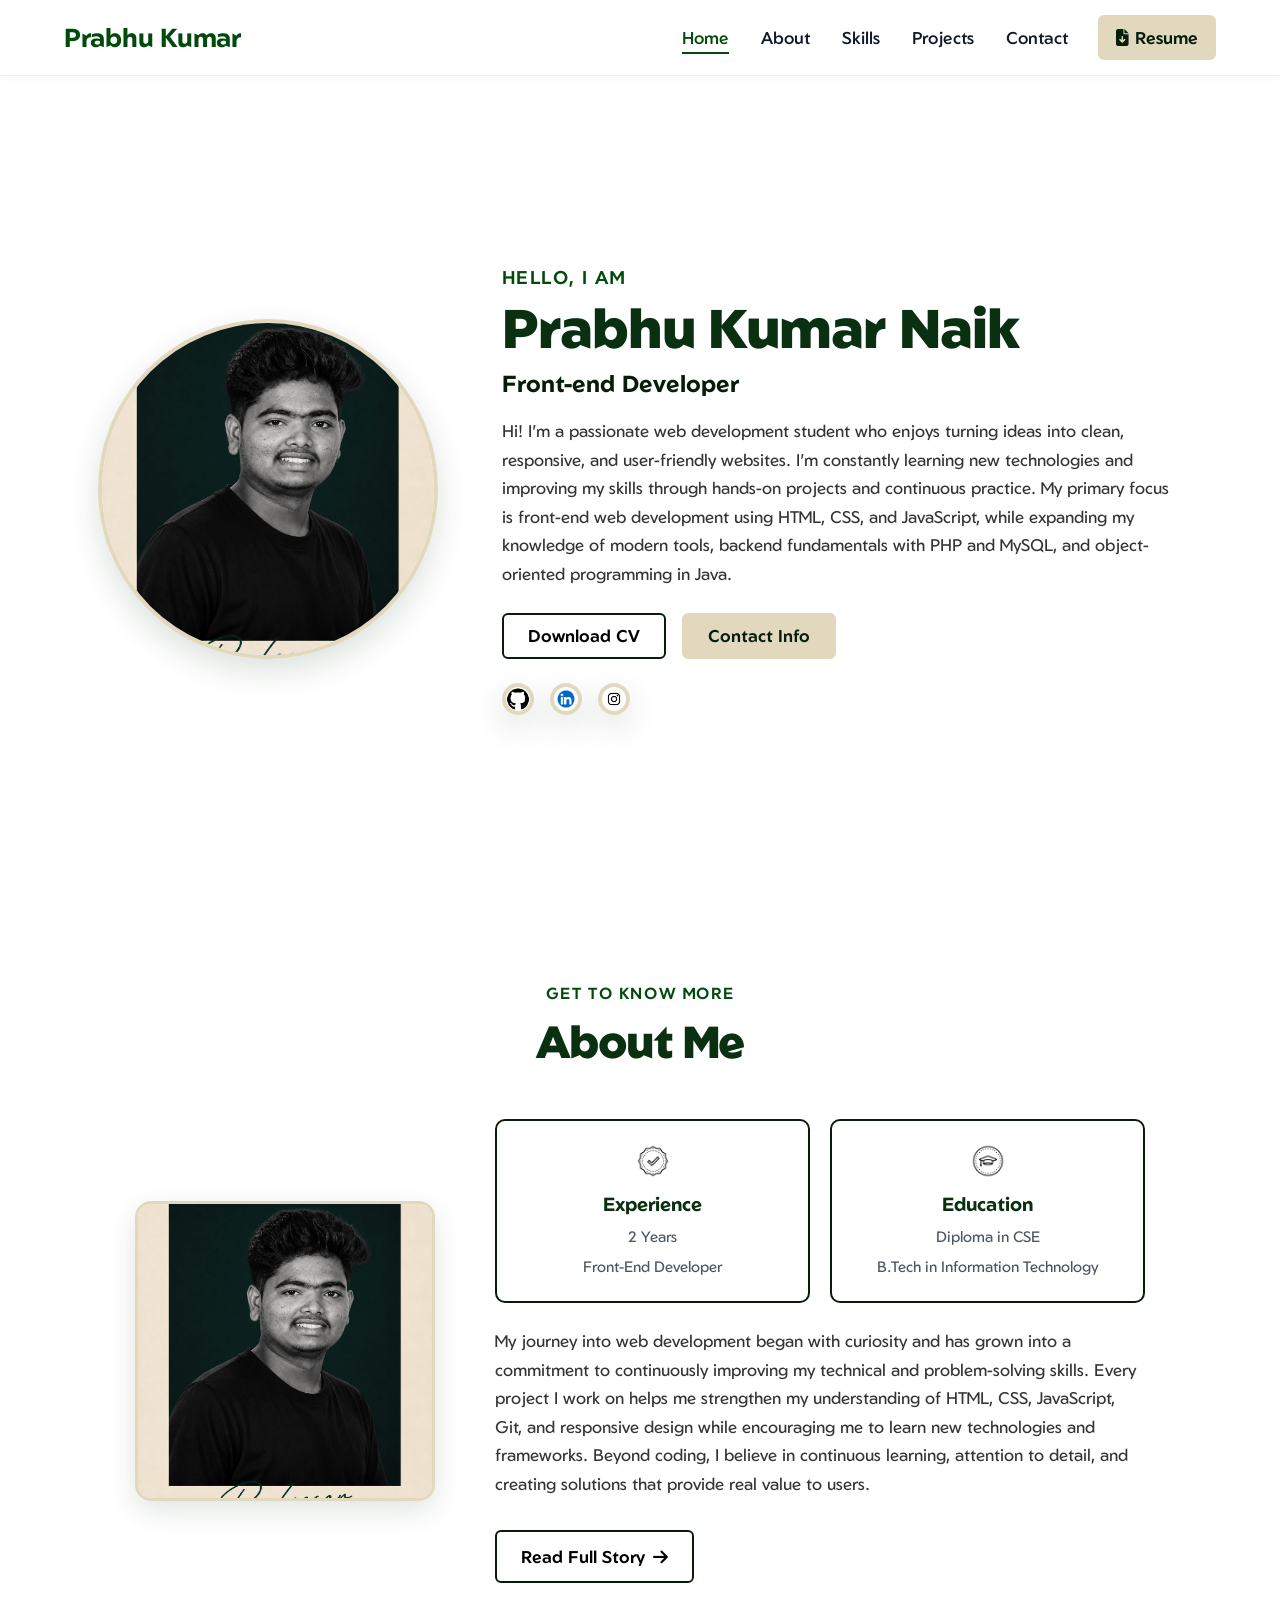
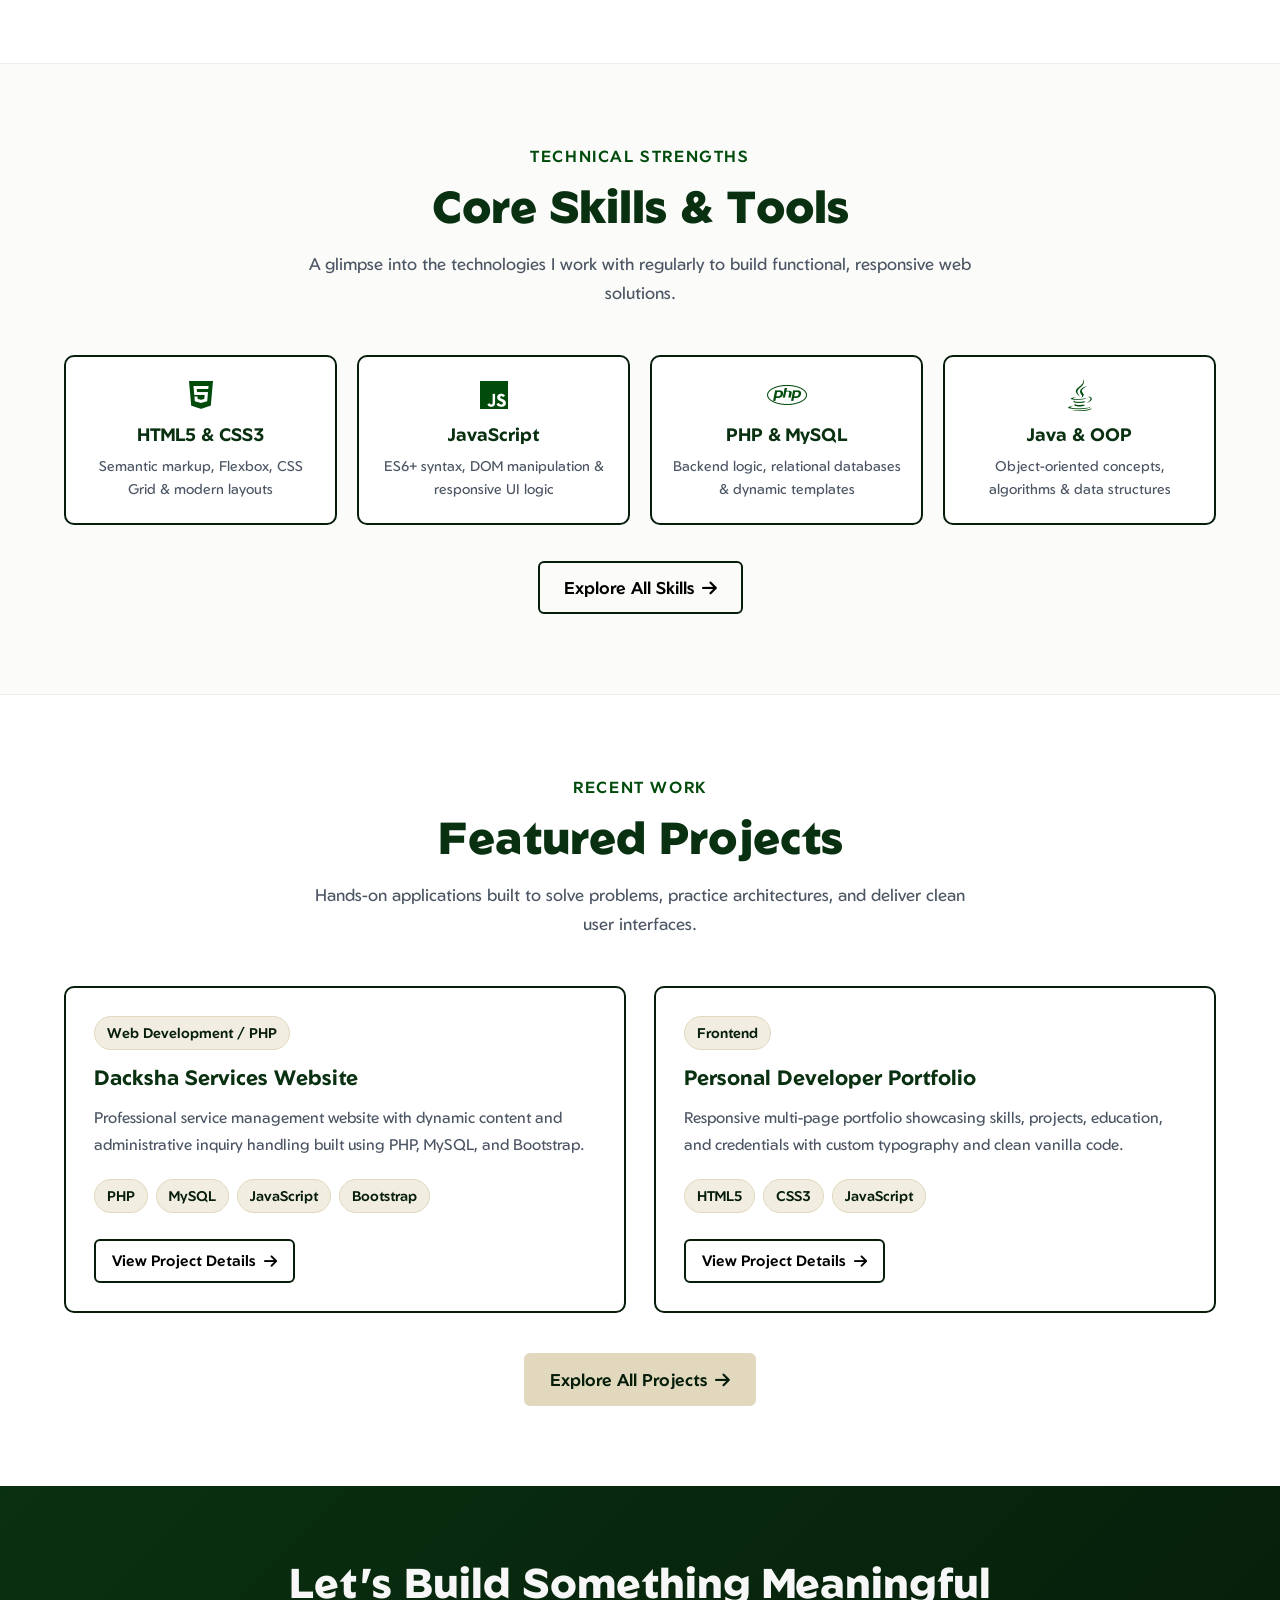
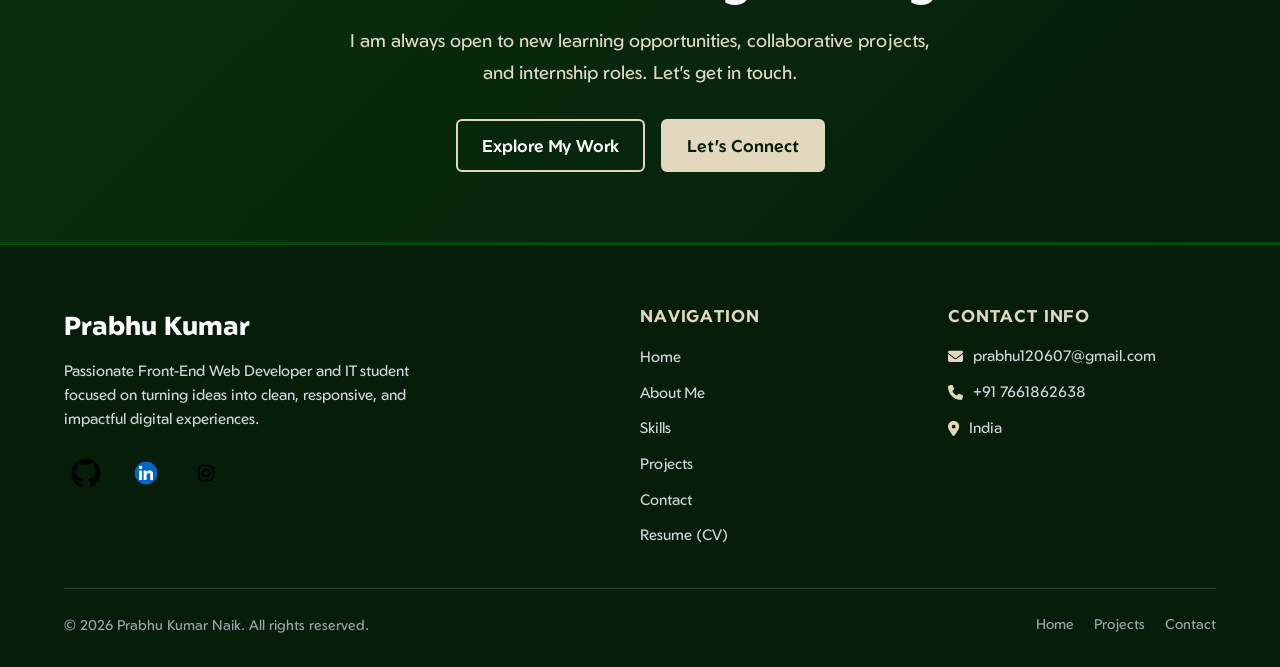
<file: index.html>
<!DOCTYPE html>
<html lang="en">
<head>
  <meta charset="UTF-8">
  <meta name="viewport" content="width=device-width, initial-scale=1.0">
  <title>Prabhu Kumar | Web Developer Portfolio</title>
  <meta name="description" content="Portfolio of Prabhu Kumar Naik - Front-End Web Developer specializing in responsive, clean, and modern websites using HTML, CSS, JavaScript, and PHP.">
  
  <!-- CSS Stylesheets -->
  <link rel="stylesheet" href="css/styles.css">
  <link rel="stylesheet" href="css/sec-1.css">
  <link rel="stylesheet" href="css/sec-2.css">
  <link rel="icon" type="image/png" href="asserts/images/favicon.png" height="48" width="48">
  
  <!-- Font Awesome Icons -->
  <link rel="stylesheet" href="https://cdnjs.cloudflare.com/ajax/libs/font-awesome/6.5.1/css/all.min.css" integrity="sha512-DTOQO9RWCH3ppGqcWaEA1BIZOC6xxalwEsw9c2QQeAIftl+Vegovlnee1c9QX4TctnWMn13TZye+giMm8e2LwA==" crossorigin="anonymous" referrerpolicy="no-referrer" />
</head>
<body>

  <!-- Global Header & Navigation -->
  <header class="header-wrapper">
    <nav class="navbar" aria-label="Main Navigation">
      <div class="logo">
        <a href="index.html">Prabhu Kumar</a>
      </div>
      
      <!-- Desktop Navigation Menu -->
      <ul class="nav-links">   
        <li><a href="index.html" class="active">Home</a></li>
        <li><a href="about.html">About</a></li>
        <li><a href="skills.html">Skills</a></li>
        <li><a href="projects.html">Projects</a></li>
        <li><a href="contact.html">Contact</a></li>
        <li><a href="asserts/CV/cv120607.docx" download="Prabhu_Kumar_Resume.docx" class="nav-resume-btn"><i class="fa-solid fa-file-arrow-down"></i> Resume</a></li>
      </ul>

      <!-- Mobile Hamburger Toggle Button -->
      <button class="nav-toggle" aria-label="Toggle navigation menu" aria-expanded="false">
        <i class="fa-solid fa-bars"></i>
      </button>
    </nav>

    <!-- Mobile Drawer Menu -->
    <div class="mobile-menu" aria-label="Mobile Navigation">
      <ul class="mobile-nav-links">
        <li><a href="index.html" class="active">Home</a></li>
        <li><a href="about.html">About</a></li>
        <li><a href="skills.html">Skills</a></li>
        <li><a href="projects.html">Projects</a></li>
        <li><a href="contact.html">Contact</a></li>
        <li><a href="asserts/CV/cv120607.docx" download="Prabhu_Kumar_Resume.docx" class="mobile-resume-btn"><i class="fa-solid fa-file-arrow-down"></i> Download Resume</a></li>
      </ul>
    </div>
    <div class="mobile-backdrop"></div>
  </header>

  <main>
    <!-- Section One | Hero Section (Preserving visual identity & selectors) -->
    <section class="sec-1">
      <div class="sec-1-1">
        <img src="asserts/images/profile.jpeg" alt="Prabhu Kumar Naik">
      </div>
      <div class="sec-1-2">
        <span class="sec-1-2-1">Hello, I am</span>
        <h1>Prabhu kumar naik</h1>
        <span class="sec-1-2-3">Front-end Developer</span>
        <p>Hi! I'm a passionate web development student who enjoys turning ideas into clean, responsive, and user-friendly websites. I'm constantly learning new technologies and improving my skills through hands-on projects and continuous practice. My primary focus is front-end web development using HTML, CSS, and JavaScript, while expanding my knowledge of modern tools, backend fundamentals with PHP and MySQL, and object-oriented programming in Java.</p>
        
        <div class="btns">
          <a href="asserts/CV/cv120607.docx" download="Prabhu_Kumar_Resume.docx">Download CV</a>
          <a href="contact.html" class="btn-beige">Contact Info</a>
        </div>

        <div class="social-media">
          <a href="https://github.com/prabhu120607-ops" target="_blank" rel="noopener noreferrer" aria-label="GitHub Profile">
            <img src="asserts/images/githubimg.png" alt="GitHub">
          </a>
          <a href="https://www.linkedin.com/in/prabhu-kumar-amgothu-6a057034a/" target="_blank" rel="noopener noreferrer" aria-label="LinkedIn Profile">
            <img src="asserts/images/linkedinimg.png" alt="LinkedIn">
          </a>
          <a href="https://instagram.com" target="_blank" rel="noopener noreferrer" aria-label="Instagram Profile">
            <img src="asserts/images/instagramimg.png" alt="Instagram">
          </a>
        </div>
      </div>
    </section>

    <!-- Section Two | About Preview (Preserved layout & styles) -->
    <section class="about" id="about-preview">
      <div class="abouttitle">
        <span>Get To Know More</span>
        <h1>About Me</h1>
      </div>
      <div class="sec-2-2">
        <div class="sec-2-2-1">
          <img src="asserts/images/profile.jpeg" alt="Prabhu Kumar">
        </div>
        <div class="sec-2-2-2">
          <div class="sec-2-2-2-1">
            <div class="box">
              <img src="asserts/images/certified.png" alt="Experience Icon">
              <span>Experience</span>
              <span>2 Years</span>
              <span>Front-End Developer</span>
            </div>
            <div class="box">
              <img src="asserts/images/education.png" alt="Education Icon">
              <span>Education</span>
              <span>Diploma in CSE</span>
              <span>B.Tech in Information Technology</span>
            </div>
          </div>
          <p class="p1">My journey into web development began with curiosity and has grown into a commitment to continuously improving my technical and problem-solving skills. Every project I work on helps me strengthen my understanding of HTML, CSS, JavaScript, Git, and responsive design while encouraging me to learn new technologies and frameworks. Beyond coding, I believe in continuous learning, attention to detail, and creating solutions that provide real value to users.</p>
          <div class="about-cta-btns">
            <a href="about.html" class="btn btn-outline">Read Full Story <i class="fa-solid fa-arrow-right"></i></a>
          </div>
        </div>
      </div>
    </section>

    <!-- Section Three | Skills Snapshot Preview -->
    <section class="home-section home-section-alt">
      <div class="container">
        <div class="section-header">
          <span class="section-subtitle">Technical Strengths</span>
          <h2 class="section-title">Core Skills & Tools</h2>
          <p class="section-description">A glimpse into the technologies I work with regularly to build functional, responsive web solutions.</p>
        </div>

        <div class="home-skills-grid">
          <div class="home-skill-card">
            <i class="fa-brands fa-html5"></i>
            <h3>HTML5 & CSS3</h3>
            <p>Semantic markup, Flexbox, CSS Grid & modern layouts</p>
          </div>
          <div class="home-skill-card">
            <i class="fa-brands fa-js"></i>
            <h3>JavaScript</h3>
            <p>ES6+ syntax, DOM manipulation & responsive UI logic</p>
          </div>
          <div class="home-skill-card">
            <i class="fa-brands fa-php"></i>
            <h3>PHP & MySQL</h3>
            <p>Backend logic, relational databases & dynamic templates</p>
          </div>
          <div class="home-skill-card">
            <i class="fa-brands fa-java"></i>
            <h3>Java & OOP</h3>
            <p>Object-oriented concepts, algorithms & data structures</p>
          </div>
        </div>

        <div class="section-footer-cta">
          <a href="skills.html" class="btn btn-outline">Explore All Skills <i class="fa-solid fa-arrow-right"></i></a>
        </div>
      </div>
    </section>

    <!-- Section Four | Featured Projects Preview -->
    <section class="home-section">
      <div class="container">
        <div class="section-header">
          <span class="section-subtitle">Recent Work</span>
          <h2 class="section-title">Featured Projects</h2>
          <p class="section-description">Hands-on applications built to solve problems, practice architectures, and deliver clean user interfaces.</p>
        </div>

        <div class="home-featured-grid">
          <!-- Featured 1 -->
          <div class="box" style="align-items: flex-start; text-align: left; padding: 28px;">
            <span class="badge" style="margin-bottom: 8px;">Web Development / PHP</span>
            <h3 style="font-size: 1.3rem; margin-bottom: 8px; color: var(--color-primary-dark);">Dacksha Services Website</h3>
            <p style="font-size: 0.96rem; color: #4b5563; margin-bottom: 16px;">Professional service management website with dynamic content and administrative inquiry handling built using PHP, MySQL, and Bootstrap.</p>
            <div style="display: flex; gap: 8px; flex-wrap: wrap; margin-bottom: 20px;">
              <span class="badge">PHP</span>
              <span class="badge">MySQL</span>
              <span class="badge">JavaScript</span>
              <span class="badge">Bootstrap</span>
            </div>
            <a href="projects.html" class="btn btn-outline btn-sm">View Project Details <i class="fa-solid fa-arrow-right"></i></a>
          </div>

          <!-- Featured 2 -->
          <div class="box" style="align-items: flex-start; text-align: left; padding: 28px;">
            <span class="badge" style="margin-bottom: 8px;">Frontend</span>
            <h3 style="font-size: 1.3rem; margin-bottom: 8px; color: var(--color-primary-dark);">Personal Developer Portfolio</h3>
            <p style="font-size: 0.96rem; color: #4b5563; margin-bottom: 16px;">Responsive multi-page portfolio showcasing skills, projects, education, and credentials with custom typography and clean vanilla code.</p>
            <div style="display: flex; gap: 8px; flex-wrap: wrap; margin-bottom: 20px;">
              <span class="badge">HTML5</span>
              <span class="badge">CSS3</span>
              <span class="badge">JavaScript</span>
            </div>
            <a href="projects.html" class="btn btn-outline btn-sm">View Project Details <i class="fa-solid fa-arrow-right"></i></a>
          </div>
        </div>

        <div class="section-footer-cta">
          <a href="projects.html" class="btn btn-beige">Explore All Projects <i class="fa-solid fa-arrow-right"></i></a>
        </div>
      </div>
    </section>

    <!-- Section Five | CTA Banner -->
    <section class="cta-section">
      <div class="container">
        <h2>Let's Build Something Meaningful</h2>
        <p>I am always open to new learning opportunities, collaborative projects, and internship roles. Let's get in touch.</p>
        <div class="btn-group">
          <a href="projects.html" class="btn btn-outline">Explore My Work</a>
          <a href="contact.html" class="btn btn-beige">Let's Connect</a>
        </div>
      </div>
    </section>
  </main>

  <!-- Global Footer -->
  <footer class="site-footer">
    <div class="container">
      <div class="footer-content">
        <div class="footer-brand">
          <div class="footer-logo">Prabhu Kumar</div>
          <p class="footer-tagline">Passionate Front-End Web Developer and IT student focused on turning ideas into clean, responsive, and impactful digital experiences.</p>
          <div class="social-media">
            <a href="https://github.com/prabhu120607-ops" target="_blank" rel="noopener noreferrer" class="social-link" aria-label="GitHub">
              <img src="asserts/images/githubimg.png" alt="GitHub">
            </a>
            <a href="https://www.linkedin.com/in/prabhu-kumar-amgothu-6a057034a/" target="_blank" rel="noopener noreferrer" class="social-link" aria-label="LinkedIn">
              <img src="asserts/images/linkedinimg.png" alt="LinkedIn">
            </a>
            <a href="https://instagram.com" target="_blank" rel="noopener noreferrer" class="social-link" aria-label="Instagram">
              <img src="asserts/images/instagramimg.png" alt="Instagram">
            </a>
          </div>
        </div>

        <div class="footer-col">
          <h3 class="footer-title">Navigation</h3>
          <ul class="footer-nav">
            <li><a href="index.html">Home</a></li>
            <li><a href="about.html">About Me</a></li>
            <li><a href="skills.html">Skills</a></li>
            <li><a href="projects.html">Projects</a></li>
            <li><a href="contact.html">Contact</a></li>
            <li><a href="asserts/CV/cv120607.docx" download="Prabhu_Kumar_Resume.docx">Resume (CV)</a></li>
          </ul>
        </div>

        <div class="footer-col">
          <h3 class="footer-title">Contact Info</h3>
          <div class="footer-contact-info">
            <div class="footer-contact-item">
              <i class="fa-solid fa-envelope" style="color: var(--color-beige);"></i>
              <a href="mailto:prabhu120607@gmail.com">prabhu120607@gmail.com</a>
            </div>
            <div class="footer-contact-item">
              <i class="fa-solid fa-phone" style="color: var(--color-beige);"></i>
              <a href="tel:+917661862638">+91 7661862638</a>
            </div>
            <div class="footer-contact-item">
              <i class="fa-solid fa-location-dot" style="color: var(--color-beige);"></i>
              <span>India</span>
            </div>
          </div>
        </div>
      </div>

      <div class="footer-bottom">
        <p class="footer-copyright">&copy; 2026 Prabhu Kumar Naik. All rights reserved.</p>
        <div class="footer-bottom-links">
          <a href="index.html">Home</a>
          <a href="projects.html">Projects</a>
          <a href="contact.html">Contact</a>
        </div>
      </div>
    </div>
  </footer>

  <!-- Scripts -->
  <script src="js/main.js"></script>
</body>
</html>
</file>
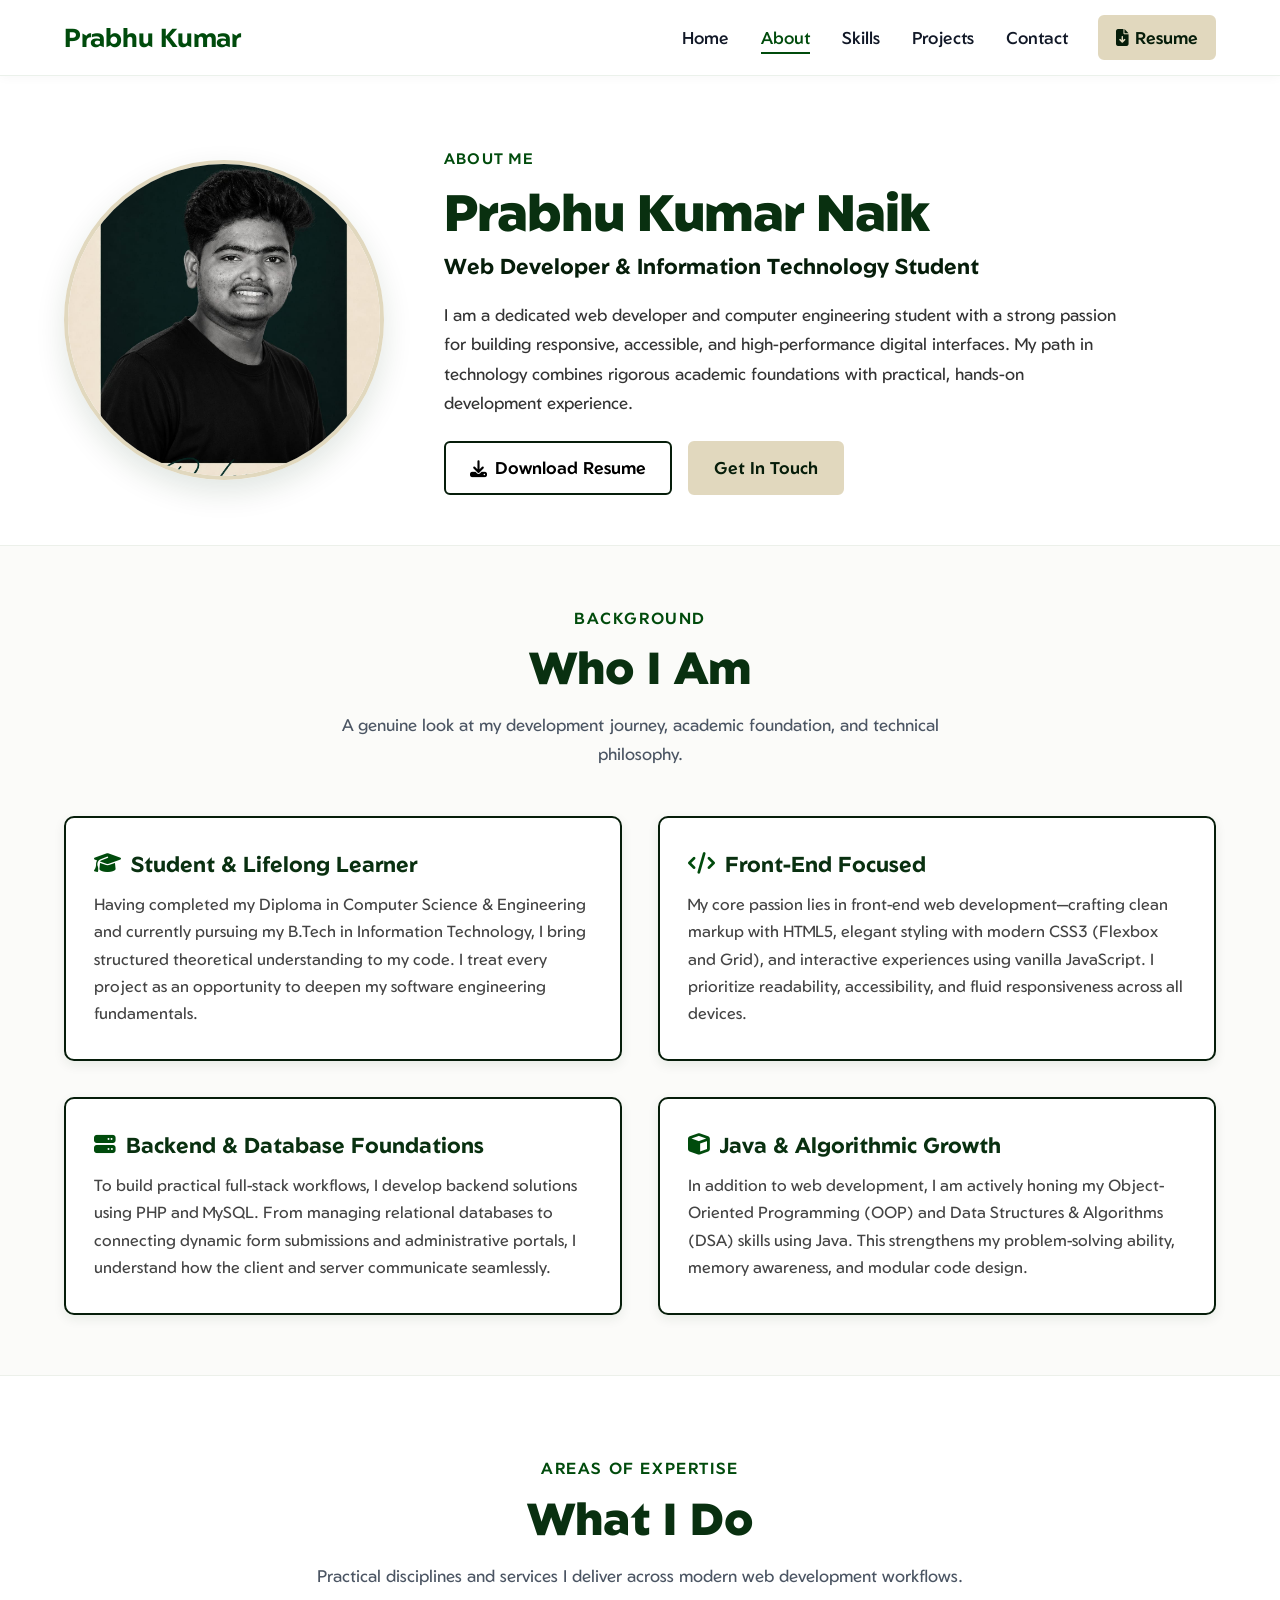
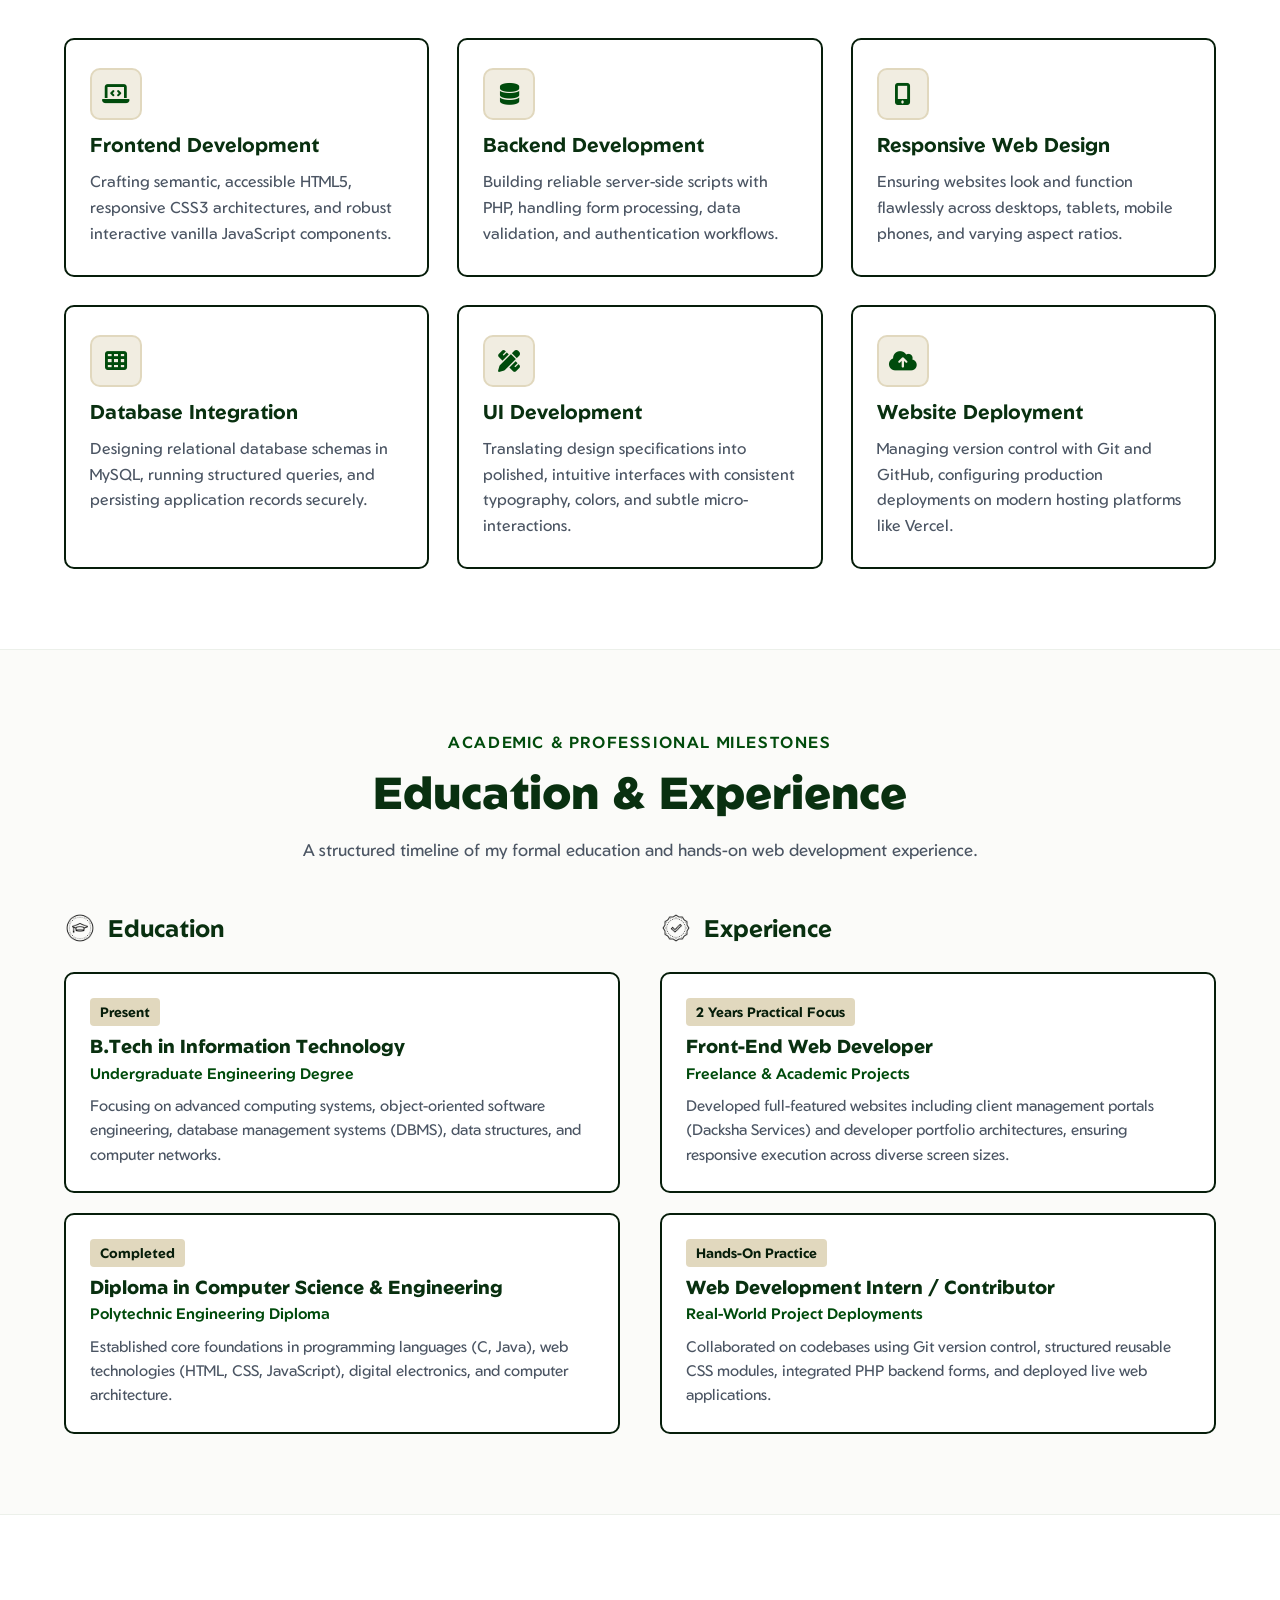
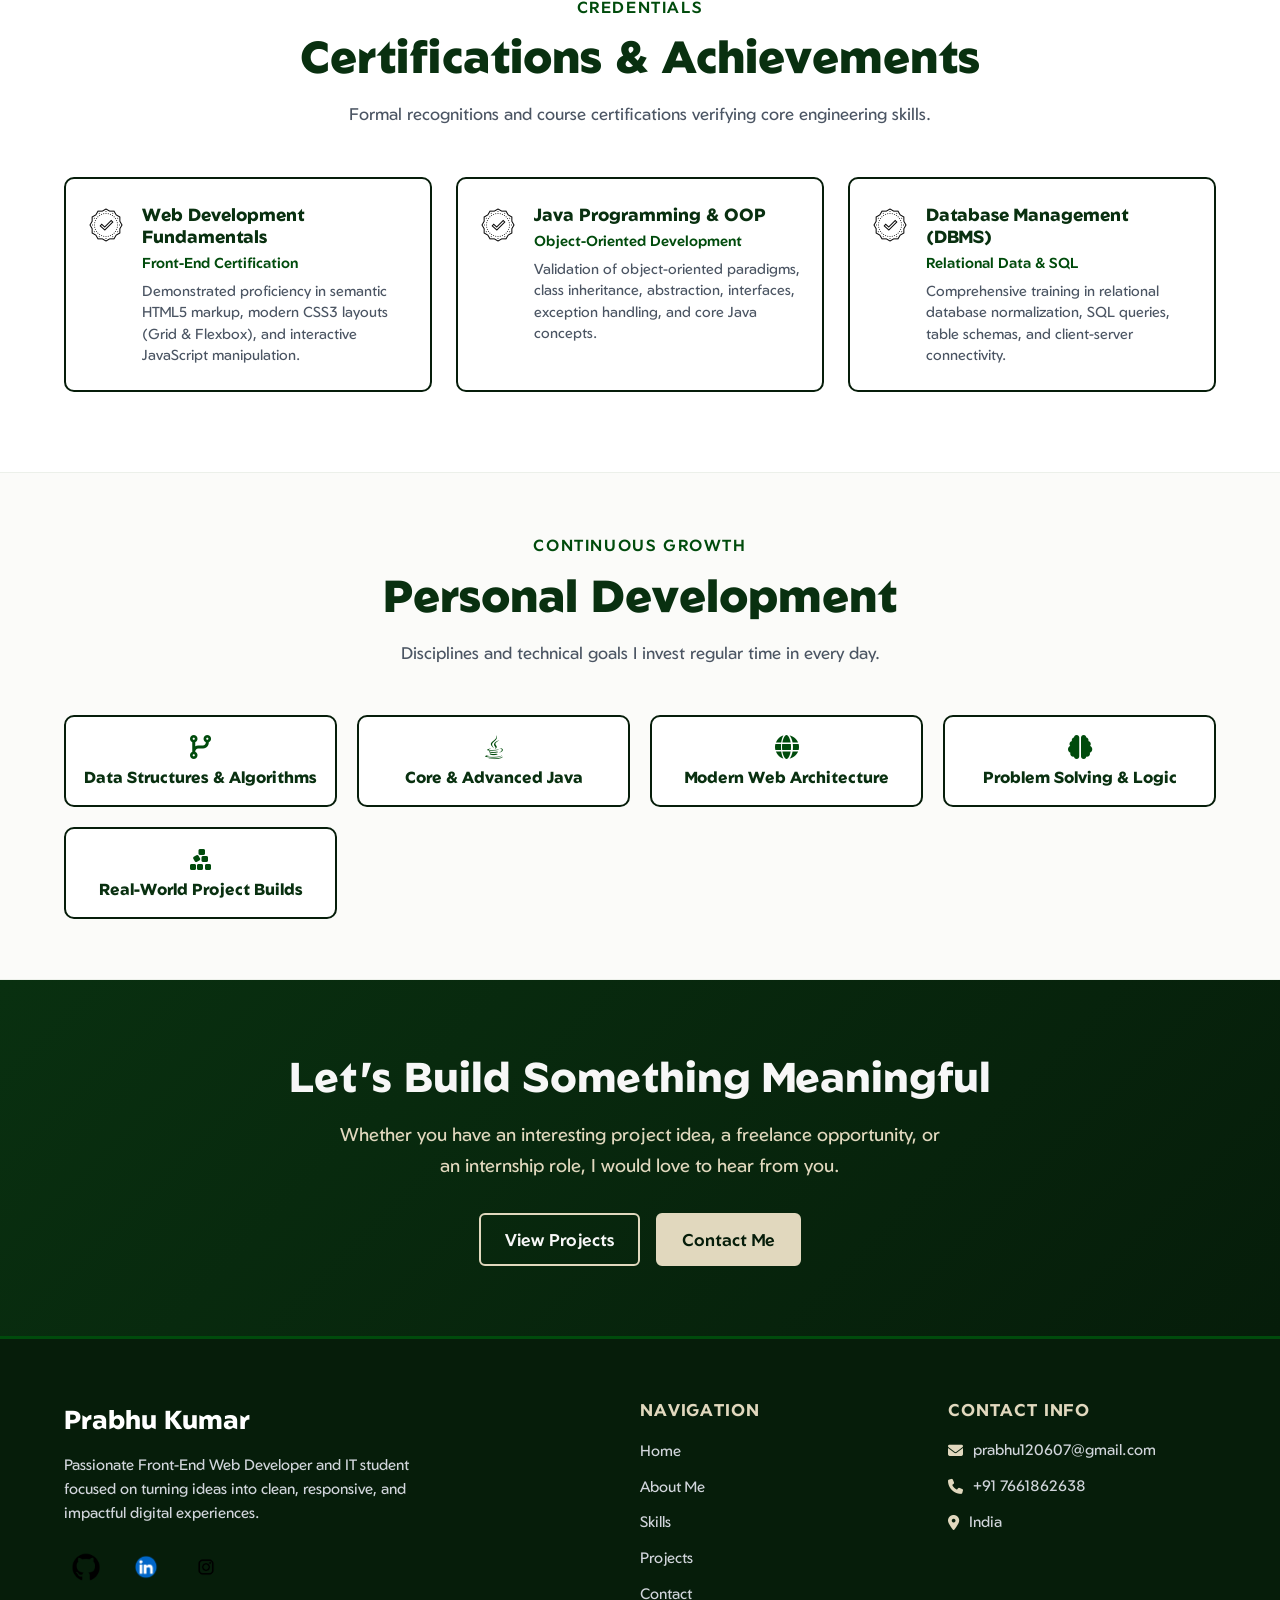
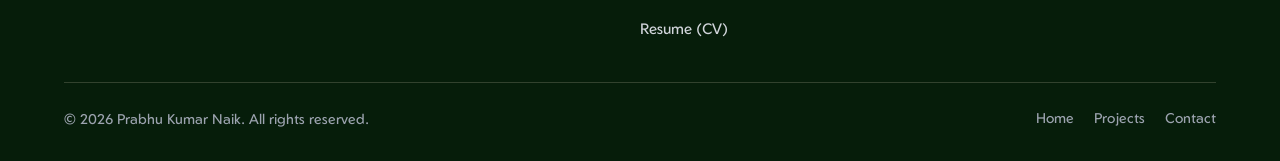
<file: about.html>
<!DOCTYPE html>
<html lang="en">
<head>
  <meta charset="UTF-8">
  <meta name="viewport" content="width=device-width, initial-scale=1.0">
  <title>About | Prabhu Kumar</title>
  <meta name="description" content="Learn more about Prabhu Kumar Naik - student, front-end developer, background in computer science, education, experience, and certifications.">
  
  <!-- CSS Stylesheets -->
  <link rel="stylesheet" href="css/styles.css">
  <link rel="stylesheet" href="css/about.css">
    <link rel="icon" type="image/png" href="asserts/images/favicon.png" height="48" width="48">
  <!-- Font Awesome Icons -->
  <link rel="stylesheet" href="https://cdnjs.cloudflare.com/ajax/libs/font-awesome/6.5.1/css/all.min.css" integrity="sha512-DTOQO9RWCH3ppGqcWaEA1BIZOC6xxalwEsw9c2QQeAIftl+Vegovlnee1c9QX4TctnWMn13TZye+giMm8e2LwA==" crossorigin="anonymous" referrerpolicy="no-referrer" />
</head>
<body>

  <!-- Global Header & Navigation -->
  <header class="header-wrapper">
    <nav class="navbar" aria-label="Main Navigation">
      <div class="logo">
        <a href="index.html">Prabhu Kumar</a>
      </div>
      
      <!-- Desktop Navigation Menu -->
      <ul class="nav-links">   
        <li><a href="index.html">Home</a></li>
        <li><a href="about.html" class="active">About</a></li>
        <li><a href="skills.html">Skills</a></li>
        <li><a href="projects.html">Projects</a></li>
        <li><a href="contact.html">Contact</a></li>
        <li><a href="asserts/CV/cv120607.docx" download="Prabhu_Kumar_Resume.docx" class="nav-resume-btn"><i class="fa-solid fa-file-arrow-down"></i> Resume</a></li>
      </ul>

      <!-- Mobile Hamburger Toggle Button -->
      <button class="nav-toggle" aria-label="Toggle navigation menu" aria-expanded="false">
        <i class="fa-solid fa-bars"></i>
      </button>
    </nav>

    <!-- Mobile Drawer Menu -->
    <div class="mobile-menu" aria-label="Mobile Navigation">
      <ul class="mobile-nav-links">
        <li><a href="index.html">Home</a></li>
        <li><a href="about.html" class="active">About</a></li>
        <li><a href="skills.html">Skills</a></li>
        <li><a href="projects.html">Projects</a></li>
        <li><a href="contact.html">Contact</a></li>
        <li><a href="asserts/CV/cv120607.docx" download="Prabhu_Kumar_Resume.docx" class="mobile-resume-btn"><i class="fa-solid fa-file-arrow-down"></i> Download Resume</a></li>
      </ul>
    </div>
    <div class="mobile-backdrop"></div>
  </header>

  <main>
    <!-- 1. About Hero Section -->
    <section class="about-hero">
      <div class="about-hero-content">
        <div class="about-hero-img-wrap">
          <img src="asserts/images/profile.jpeg" alt="Prabhu Kumar Naik">
        </div>
        <div class="about-hero-text">
          <span class="about-badge">About Me</span>
          <h1>Prabhu Kumar Naik</h1>
          <div class="about-hero-subtitle">Web Developer &amp; Information Technology Student</div>
          <p class="about-hero-bio">
            I am a dedicated web developer and computer engineering student with a strong passion for building responsive, accessible, and high-performance digital interfaces. My path in technology combines rigorous academic foundations with practical, hands-on development experience.
          </p>
          <div class="btn-group">
            <a href="asserts/CV/cv120607.docx" download="Prabhu_Kumar_Resume.docx" class="btn btn-outline"><i class="fa-solid fa-download"></i> Download Resume</a>
            <a href="contact.html" class="btn btn-beige">Get In Touch</a>
          </div>
        </div>
      </div>
    </section>

    <!-- 2. Who I Am Section -->
    <section class="who-i-am-section">
      <div class="container">
        <div class="section-header">
          <span class="section-subtitle">Background</span>
          <h2 class="section-title">Who I Am</h2>
          <p class="section-description">A genuine look at my development journey, academic foundation, and technical philosophy.</p>
        </div>

        <div class="who-i-am-grid">
          <div class="who-card">
            <h3><i class="fa-solid fa-graduation-cap"></i> Student &amp; Lifelong Learner</h3>
            <p>
              Having completed my Diploma in Computer Science &amp; Engineering and currently pursuing my B.Tech in Information Technology, I bring structured theoretical understanding to my code. I treat every project as an opportunity to deepen my software engineering fundamentals.
            </p>
          </div>

          <div class="who-card">
            <h3><i class="fa-solid fa-code"></i> Front-End Focused</h3>
            <p>
              My core passion lies in front-end web development—crafting clean markup with HTML5, elegant styling with modern CSS3 (Flexbox and Grid), and interactive experiences using vanilla JavaScript. I prioritize readability, accessibility, and fluid responsiveness across all devices.
            </p>
          </div>

          <div class="who-card">
            <h3><i class="fa-solid fa-server"></i> Backend &amp; Database Foundations</h3>
            <p>
              To build practical full-stack workflows, I develop backend solutions using PHP and MySQL. From managing relational databases to connecting dynamic form submissions and administrative portals, I understand how the client and server communicate seamlessly.
            </p>
          </div>

          <div class="who-card">
            <h3><i class="fa-solid fa-cube"></i> Java &amp; Algorithmic Growth</h3>
            <p>
              In addition to web development, I am actively honing my Object-Oriented Programming (OOP) and Data Structures &amp; Algorithms (DSA) skills using Java. This strengthens my problem-solving ability, memory awareness, and modular code design.
            </p>
          </div>
        </div>
      </div>
    </section>

    <!-- 3. What I Do Section -->
    <section class="what-i-do-section">
      <div class="container">
        <div class="section-header">
          <span class="section-subtitle">Areas of Expertise</span>
          <h2 class="section-title">What I Do</h2>
          <p class="section-description">Practical disciplines and services I deliver across modern web development workflows.</p>
        </div>

        <div class="services-grid">
          <div class="service-card">
            <div class="service-icon-wrap"><i class="fa-solid fa-laptop-code"></i></div>
            <h3>Frontend Development</h3>
            <p>Crafting semantic, accessible HTML5, responsive CSS3 architectures, and robust interactive vanilla JavaScript components.</p>
          </div>

          <div class="service-card">
            <div class="service-icon-wrap"><i class="fa-solid fa-database"></i></div>
            <h3>Backend Development</h3>
            <p>Building reliable server-side scripts with PHP, handling form processing, data validation, and authentication workflows.</p>
          </div>

          <div class="service-card">
            <div class="service-icon-wrap"><i class="fa-solid fa-mobile-screen-button"></i></div>
            <h3>Responsive Web Design</h3>
            <p>Ensuring websites look and function flawlessly across desktops, tablets, mobile phones, and varying aspect ratios.</p>
          </div>

          <div class="service-card">
            <div class="service-icon-wrap"><i class="fa-solid fa-table-cells"></i></div>
            <h3>Database Integration</h3>
            <p>Designing relational database schemas in MySQL, running structured queries, and persisting application records securely.</p>
          </div>

          <div class="service-card">
            <div class="service-icon-wrap"><i class="fa-solid fa-pen-ruler"></i></div>
            <h3>UI Development</h3>
            <p>Translating design specifications into polished, intuitive interfaces with consistent typography, colors, and subtle micro-interactions.</p>
          </div>

          <div class="service-card">
            <div class="service-icon-wrap"><i class="fa-solid fa-cloud-arrow-up"></i></div>
            <h3>Website Deployment</h3>
            <p>Managing version control with Git and GitHub, configuring production deployments on modern hosting platforms like Vercel.</p>
          </div>
        </div>
      </div>
    </section>

    <!-- 4. Education & 5. Experience Section -->
    <section class="timeline-section">
      <div class="container">
        <div class="section-header">
          <span class="section-subtitle">Academic &amp; Professional Milestones</span>
          <h2 class="section-title">Education &amp; Experience</h2>
          <p class="section-description">A structured timeline of my formal education and hands-on web development experience.</p>
        </div>

        <div class="dual-timeline-grid">
          <!-- Education Column -->
          <div>
            <h3 class="timeline-column-title">
              <img src="asserts/images/education.png" alt="Education"> Education
            </h3>
            <div class="timeline-list">
              <div class="timeline-item">
                <span class="period">Present</span>
                <h4>B.Tech in Information Technology</h4>
                <div class="institution">Undergraduate Engineering Degree</div>
                <p>Focusing on advanced computing systems, object-oriented software engineering, database management systems (DBMS), data structures, and computer networks.</p>
              </div>

              <div class="timeline-item">
                <span class="period">Completed</span>
                <h4>Diploma in Computer Science &amp; Engineering</h4>
                <div class="institution">Polytechnic Engineering Diploma</div>
                <p>Established core foundations in programming languages (C, Java), web technologies (HTML, CSS, JavaScript), digital electronics, and computer architecture.</p>
              </div>
            </div>
          </div>

          <!-- Experience Column -->
          <div>
            <h3 class="timeline-column-title">
              <img src="asserts/images/certified.png" alt="Experience"> Experience
            </h3>
            <div class="timeline-list">
              <div class="timeline-item">
                <span class="period">2 Years Practical Focus</span>
                <h4>Front-End Web Developer</h4>
                <div class="institution">Freelance &amp; Academic Projects</div>
                <p>Developed full-featured websites including client management portals (Dacksha Services) and developer portfolio architectures, ensuring responsive execution across diverse screen sizes.</p>
              </div>

              <div class="timeline-item">
                <span class="period">Hands-On Practice</span>
                <h4>Web Development Intern / Contributor</h4>
                <div class="institution">Real-World Project Deployments</div>
                <p>Collaborated on codebases using Git version control, structured reusable CSS modules, integrated PHP backend forms, and deployed live web applications.</p>
              </div>
            </div>
          </div>
        </div>
      </div>
    </section>

    <!-- 6. Certifications Section -->
    <section class="certifications-section">
      <div class="container">
        <div class="section-header">
          <span class="section-subtitle">Credentials</span>
          <h2 class="section-title">Certifications &amp; Achievements</h2>
          <p class="section-description">Formal recognitions and course certifications verifying core engineering skills.</p>
        </div>

        <div class="certs-grid">
          <div class="cert-card">
            <img src="asserts/images/certified.png" alt="Certification badge">
            <div class="cert-info">
              <h4>Web Development Fundamentals</h4>
              <div class="issuer">Front-End Certification</div>
              <p>Demonstrated proficiency in semantic HTML5 markup, modern CSS3 layouts (Grid &amp; Flexbox), and interactive JavaScript manipulation.</p>
            </div>
          </div>

          <div class="cert-card">
            <img src="asserts/images/certified.png" alt="Certification badge">
            <div class="cert-info">
              <h4>Java Programming &amp; OOP</h4>
              <div class="issuer">Object-Oriented Development</div>
              <p>Validation of object-oriented paradigms, class inheritance, abstraction, interfaces, exception handling, and core Java concepts.</p>
            </div>
          </div>

          <div class="cert-card">
            <img src="asserts/images/certified.png" alt="Certification badge">
            <div class="cert-info">
              <h4>Database Management (DBMS)</h4>
              <div class="issuer">Relational Data &amp; SQL</div>
              <p>Comprehensive training in relational database normalization, SQL queries, table schemas, and client-server connectivity.</p>
            </div>
          </div>
        </div>
      </div>
    </section>

    <!-- 7. Personal Development Section -->
    <section class="who-i-am-section">
      <div class="container">
        <div class="section-header">
          <span class="section-subtitle">Continuous Growth</span>
          <h2 class="section-title">Personal Development</h2>
          <p class="section-description">Disciplines and technical goals I invest regular time in every day.</p>
        </div>

        <div class="growth-grid">
          <div class="growth-pill">
            <i class="fa-solid fa-code-branch"></i>
            <h4>Data Structures &amp; Algorithms</h4>
          </div>
          <div class="growth-pill">
            <i class="fa-brands fa-java"></i>
            <h4>Core &amp; Advanced Java</h4>
          </div>
          <div class="growth-pill">
            <i class="fa-solid fa-globe"></i>
            <h4>Modern Web Architecture</h4>
          </div>
          <div class="growth-pill">
            <i class="fa-solid fa-brain"></i>
            <h4>Problem Solving &amp; Logic</h4>
          </div>
          <div class="growth-pill">
            <i class="fa-solid fa-cubes-stacked"></i>
            <h4>Real-World Project Builds</h4>
          </div>
        </div>
      </div>
    </section>

    <!-- 8. CTA Section -->
    <section class="cta-section">
      <div class="container">
        <h2>Let's Build Something Meaningful</h2>
        <p>Whether you have an interesting project idea, a freelance opportunity, or an internship role, I would love to hear from you.</p>
        <div class="btn-group">
          <a href="projects.html" class="btn btn-outline">View Projects</a>
          <a href="contact.html" class="btn btn-beige">Contact Me</a>
        </div>
      </div>
    </section>
  </main>

  <!-- Global Footer -->
  <footer class="site-footer">
    <div class="container">
      <div class="footer-content">
        <div class="footer-brand">
          <div class="footer-logo">Prabhu Kumar</div>
          <p class="footer-tagline">Passionate Front-End Web Developer and IT student focused on turning ideas into clean, responsive, and impactful digital experiences.</p>
          <div class="social-media">
            <a href="https://github.com/prabhu120607-ops" target="_blank" rel="noopener noreferrer" class="social-link" aria-label="GitHub">
              <img src="asserts/images/githubimg.png" alt="GitHub">
            </a>
            <a href="https://www.linkedin.com/in/prabhu-kumar-amgothu-6a057034a/" target="_blank" rel="noopener noreferrer" class="social-link" aria-label="LinkedIn">
              <img src="asserts/images/linkedinimg.png" alt="LinkedIn">
            </a>
            <a href="https://instagram.com" target="_blank" rel="noopener noreferrer" class="social-link" aria-label="Instagram">
              <img src="asserts/images/instagramimg.png" alt="Instagram">
            </a>
          </div>
        </div>

        <div class="footer-col">
          <h3 class="footer-title">Navigation</h3>
          <ul class="footer-nav">
            <li><a href="index.html">Home</a></li>
            <li><a href="about.html">About Me</a></li>
            <li><a href="skills.html">Skills</a></li>
            <li><a href="projects.html">Projects</a></li>
            <li><a href="contact.html">Contact</a></li>
            <li><a href="asserts/CV/cv120607.docx" download="Prabhu_Kumar_Resume.docx">Resume (CV)</a></li>
          </ul>
        </div>

        <div class="footer-col">
          <h3 class="footer-title">Contact Info</h3>
          <div class="footer-contact-info">
            <div class="footer-contact-item">
              <i class="fa-solid fa-envelope" style="color: var(--color-beige);"></i>
              <a href="mailto:prabhu120607@gmail.com">prabhu120607@gmail.com</a>
            </div>
            <div class="footer-contact-item">
              <i class="fa-solid fa-phone" style="color: var(--color-beige);"></i>
              <a href="tel:+917661862638">+91 7661862638</a>
            </div>
            <div class="footer-contact-item">
              <i class="fa-solid fa-location-dot" style="color: var(--color-beige);"></i>
              <span>India</span>
            </div>
          </div>
        </div>
      </div>

      <div class="footer-bottom">
        <p class="footer-copyright">&copy; 2026 Prabhu Kumar Naik. All rights reserved.</p>
        <div class="footer-bottom-links">
          <a href="index.html">Home</a>
          <a href="projects.html">Projects</a>
          <a href="contact.html">Contact</a>
        </div>
      </div>
    </div>
  </footer>

  <!-- Scripts -->
  <script src="js/main.js"></script>
</body>
</html>
</file>
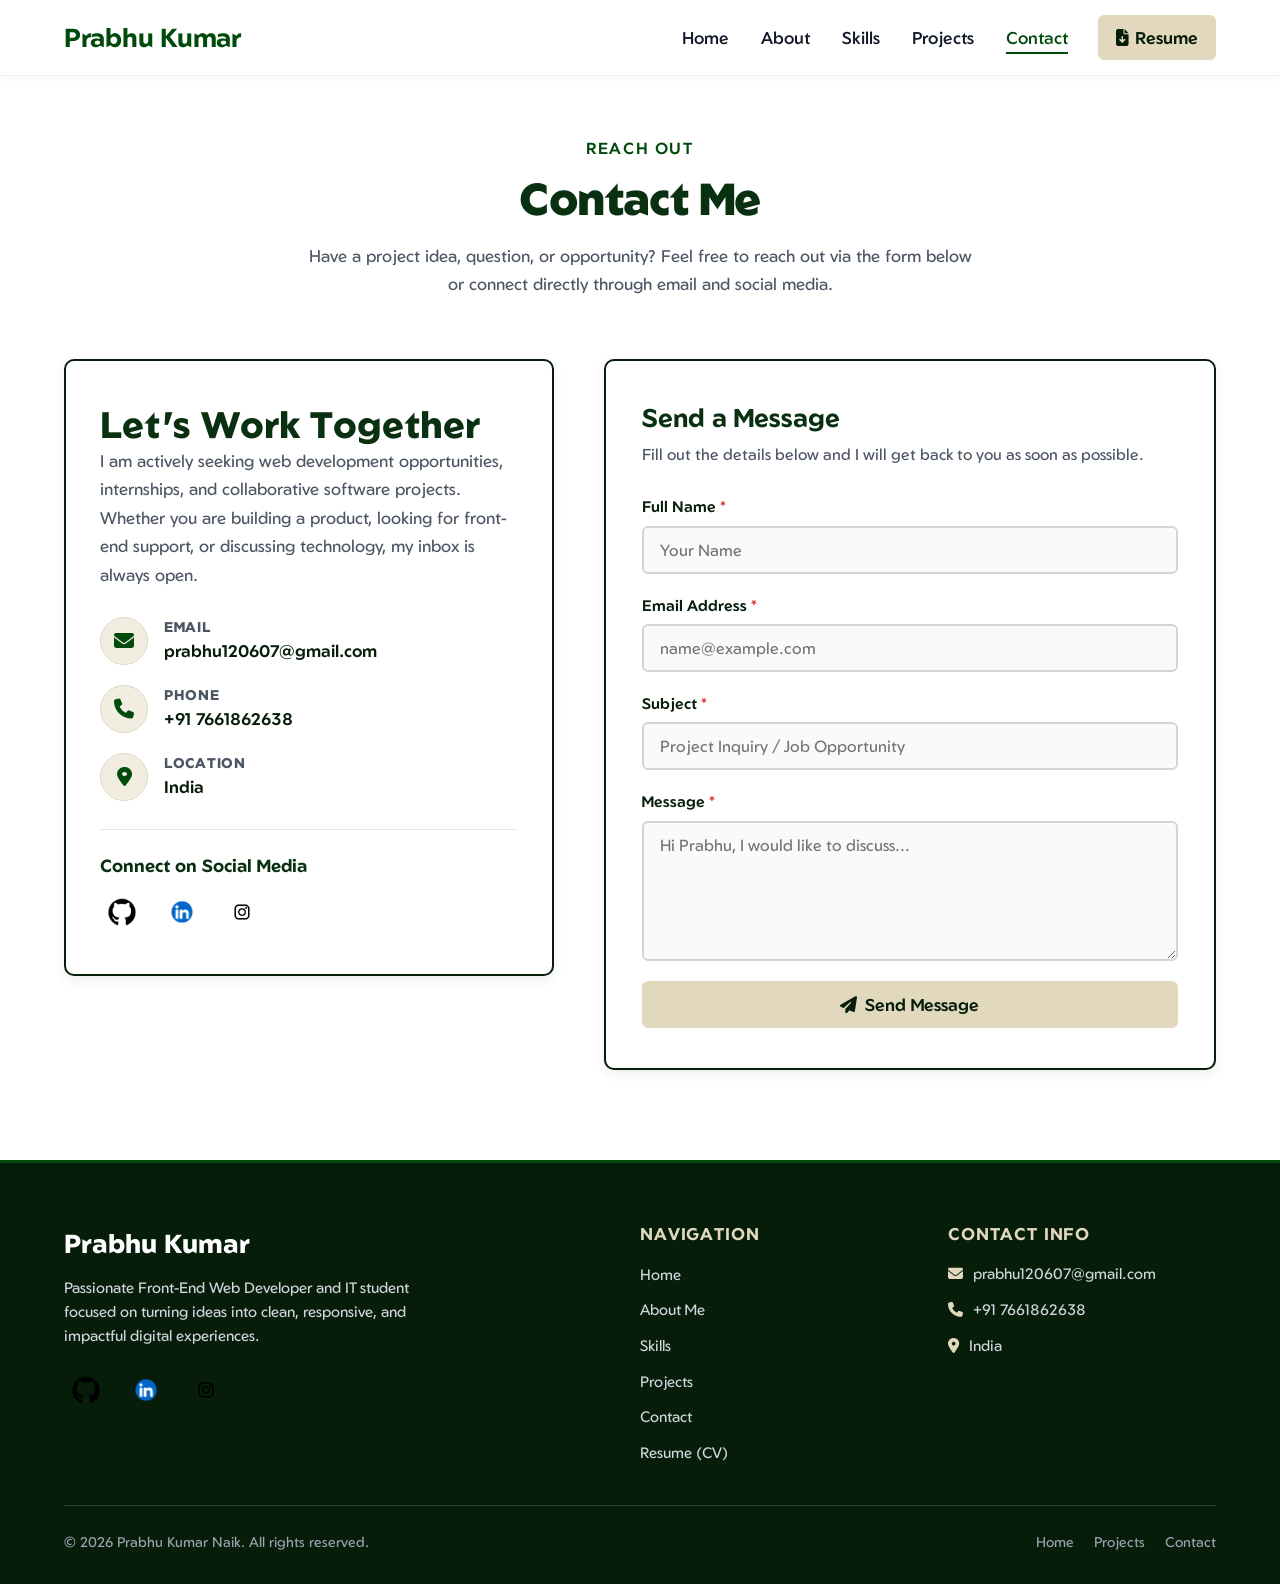
<file: contact.html>
<!DOCTYPE html>
<html lang="en">
<head>
  <meta charset="UTF-8">
  <meta name="viewport" content="width=device-width, initial-scale=1.0">
  <title>Contact | Prabhu Kumar</title>
  <meta name="description" content="Get in touch with Prabhu Kumar Naik for web development projects, freelance opportunities, or internship roles.">
  
  <!-- CSS Stylesheets -->
  <link rel="stylesheet" href="css/styles.css">
  <link rel="stylesheet" href="css/contact.css">
    <link rel="icon" type="image/png" href="asserts/images/favicon.png" height="48" width="48">
  
  <!-- Font Awesome Icons -->
  <link rel="stylesheet" href="https://cdnjs.cloudflare.com/ajax/libs/font-awesome/6.5.1/css/all.min.css" integrity="sha512-DTOQO9RWCH3ppGqcWaEA1BIZOC6xxalwEsw9c2QQeAIftl+Vegovlnee1c9QX4TctnWMn13TZye+giMm8e2LwA==" crossorigin="anonymous" referrerpolicy="no-referrer" />
</head>
<body>

  <!-- Global Header & Navigation -->
  <header class="header-wrapper">
    <nav class="navbar" aria-label="Main Navigation">
      <div class="logo">
        <a href="index.html">Prabhu Kumar</a>
      </div>
      
      <!-- Desktop Navigation Menu -->
      <ul class="nav-links">   
        <li><a href="index.html">Home</a></li>
        <li><a href="about.html">About</a></li>
        <li><a href="skills.html">Skills</a></li>
        <li><a href="projects.html">Projects</a></li>
        <li><a href="contact.html" class="active">Contact</a></li>
        <li><a href="asserts/CV/cv120607.docx" download="Prabhu_Kumar_Resume.docx" class="nav-resume-btn"><i class="fa-solid fa-file-arrow-down"></i> Resume</a></li>
      </ul>

      <!-- Mobile Hamburger Toggle Button -->
      <button class="nav-toggle" aria-label="Toggle navigation menu" aria-expanded="false">
        <i class="fa-solid fa-bars"></i>
      </button>
    </nav>

    <!-- Mobile Drawer Menu -->
    <div class="mobile-menu" aria-label="Mobile Navigation">
      <ul class="mobile-nav-links">
        <li><a href="index.html">Home</a></li>
        <li><a href="about.html">About</a></li>
        <li><a href="skills.html">Skills</a></li>
        <li><a href="projects.html">Projects</a></li>
        <li><a href="contact.html" class="active">Contact</a></li>
        <li><a href="asserts/CV/cv120607.docx" download="Prabhu_Kumar_Resume.docx" class="mobile-resume-btn"><i class="fa-solid fa-file-arrow-down"></i> Download Resume</a></li>
      </ul>
    </div>
    <div class="mobile-backdrop"></div>
  </header>

  <main>
    <!-- Header Section -->
    <section class="contact-page-header">
      <div class="container">
        <span class="section-subtitle">Reach Out</span>
        <h1 class="section-title">Contact Me</h1>
        <p class="section-description">Have a project idea, question, or opportunity? Feel free to reach out via the form below or connect directly through email and social media.</p>
      </div>
    </section>

    <!-- Two-Column Contact Section -->
    <section class="contact-layout-section">
      <div class="container">
        <div class="contact-grid">

          <!-- Left Column: Information & Social Links -->
          <div class="contact-info-panel">
            <div>
              <h2>Let's Work Together</h2>
              <p class="contact-info-intro">
                I am actively seeking web development opportunities, internships, and collaborative software projects. Whether you are building a product, looking for front-end support, or discussing technology, my inbox is always open.
              </p>
            </div>

            <div class="contact-details-list">
              <div class="contact-detail-item">
                <div class="contact-icon-circle"><i class="fa-solid fa-envelope"></i></div>
                <div class="contact-detail-content">
                  <h4>Email</h4>
                  <a href="mailto:prabhu120607@gmail.com">prabhu120607@gmail.com</a>
                </div>
              </div>

              <div class="contact-detail-item">
                <div class="contact-icon-circle"><i class="fa-solid fa-phone"></i></div>
                <div class="contact-detail-content">
                  <h4>Phone</h4>
                  <a href="tel:+917661862638">+91 7661862638</a>
                </div>
              </div>

              <div class="contact-detail-item">
                <div class="contact-icon-circle"><i class="fa-solid fa-location-dot"></i></div>
                <div class="contact-detail-content">
                  <h4>Location</h4>
                  <span>India</span>
                </div>
              </div>
            </div>

            <div class="contact-social-wrap">
              <h3>Connect on Social Media</h3>
              <div class="social-media">
                <a href="https://github.com/prabhu120607-ops" target="_blank" rel="noopener noreferrer" class="social-link" aria-label="GitHub">
                  <img src="asserts/images/githubimg.png" alt="GitHub">
                </a>
                <a href="https://www.linkedin.com/in/prabhu-kumar-amgothu-6a057034a/" target="_blank" rel="noopener noreferrer" class="social-link" aria-label="LinkedIn">
                  <img src="asserts/images/linkedinimg.png" alt="LinkedIn">
                </a>
                <a href="https://instagram.com" target="_blank" rel="noopener noreferrer" class="social-link" aria-label="Instagram">
                  <img src="asserts/images/instagramimg.png" alt="Instagram">
                </a>
              </div>
            </div>
          </div>

          <!-- Right Column: Contact Form -->
          <div class="contact-form-panel">
            <h3>Send a Message</h3>
            <p class="contact-form-subtitle">Fill out the details below and I will get back to you as soon as possible.</p>

            <form id="contactForm" class="contact-form" action="contact.php" method="POST" novalidate>
              <div class="form-group">
                <label for="name">Full Name <span>*</span></label>
                <input type="text" id="name" name="name" placeholder="Your Name" required autocomplete="name">
                <span class="form-error">Please enter your name.</span>
              </div>

              <div class="form-group">
                <label for="email">Email Address <span>*</span></label>
                <input type="email" id="email" name="email" placeholder="name@example.com" required autocomplete="email">
                <span class="form-error">Please enter a valid email address.</span>
              </div>

              <div class="form-group">
                <label for="subject">Subject <span>*</span></label>
                <input type="text" id="subject" name="subject" placeholder="Project Inquiry / Job Opportunity" required>
                <span class="form-error">Please enter a message subject.</span>
              </div>

              <div class="form-group">
                <label for="message">Message <span>*</span></label>
                <textarea id="message" name="message" rows="5" placeholder="Hi Prabhu, I would like to discuss..." required></textarea>
                <span class="form-error">Please enter your message.</span>
              </div>

              <button type="submit" id="submitBtn" class="btn btn-beige">
                <i class="fa-solid fa-paper-plane"></i> Send Message
              </button>

              <div id="formStatusBox" class="form-status-box" role="alert"></div>
            </form>
          </div>

        </div>
      </div>
    </section>
  </main>

  <!-- Global Footer -->
  <footer class="site-footer">
    <div class="container">
      <div class="footer-content">
        <div class="footer-brand">
          <div class="footer-logo">Prabhu Kumar</div>
          <p class="footer-tagline">Passionate Front-End Web Developer and IT student focused on turning ideas into clean, responsive, and impactful digital experiences.</p>
          <div class="social-media">
            <a href="https://github.com/prabhu120607-ops" target="_blank" rel="noopener noreferrer" class="social-link" aria-label="GitHub">
              <img src="asserts/images/githubimg.png" alt="GitHub">
            </a>
            <a href="https://www.linkedin.com/in/prabhu-kumar-amgothu-6a057034a/" target="_blank" rel="noopener noreferrer" class="social-link" aria-label="LinkedIn">
              <img src="asserts/images/linkedinimg.png" alt="LinkedIn">
            </a>
            <a href="https://instagram.com" target="_blank" rel="noopener noreferrer" class="social-link" aria-label="Instagram">
              <img src="asserts/images/instagramimg.png" alt="Instagram">
            </a>
          </div>
        </div>

        <div class="footer-col">
          <h3 class="footer-title">Navigation</h3>
          <ul class="footer-nav">
            <li><a href="index.html">Home</a></li>
            <li><a href="about.html">About Me</a></li>
            <li><a href="skills.html">Skills</a></li>
            <li><a href="projects.html">Projects</a></li>
            <li><a href="contact.html">Contact</a></li>
            <li><a href="asserts/CV/cv120607.docx" download="Prabhu_Kumar_Resume.docx">Resume (CV)</a></li>
          </ul>
        </div>

        <div class="footer-col">
          <h3 class="footer-title">Contact Info</h3>
          <div class="footer-contact-info">
            <div class="footer-contact-item">
              <i class="fa-solid fa-envelope" style="color: var(--color-beige);"></i>
              <a href="mailto:prabhu120607@gmail.com">prabhu120607@gmail.com</a>
            </div>
            <div class="footer-contact-item">
              <i class="fa-solid fa-phone" style="color: var(--color-beige);"></i>
              <a href="tel:+917661862638">+91 7661862638</a>
            </div>
            <div class="footer-contact-item">
              <i class="fa-solid fa-location-dot" style="color: var(--color-beige);"></i>
              <span>India</span>
            </div>
          </div>
        </div>
      </div>

      <div class="footer-bottom">
        <p class="footer-copyright">&copy; 2026 Prabhu Kumar Naik. All rights reserved.</p>
        <div class="footer-bottom-links">
          <a href="index.html">Home</a>
          <a href="projects.html">Projects</a>
          <a href="contact.html">Contact</a>
        </div>
      </div>
    </div>
  </footer>

  <!-- Scripts -->
  <script src="js/main.js"></script>
  <script src="js/contact.js"></script>
</body>
</html>
</file>
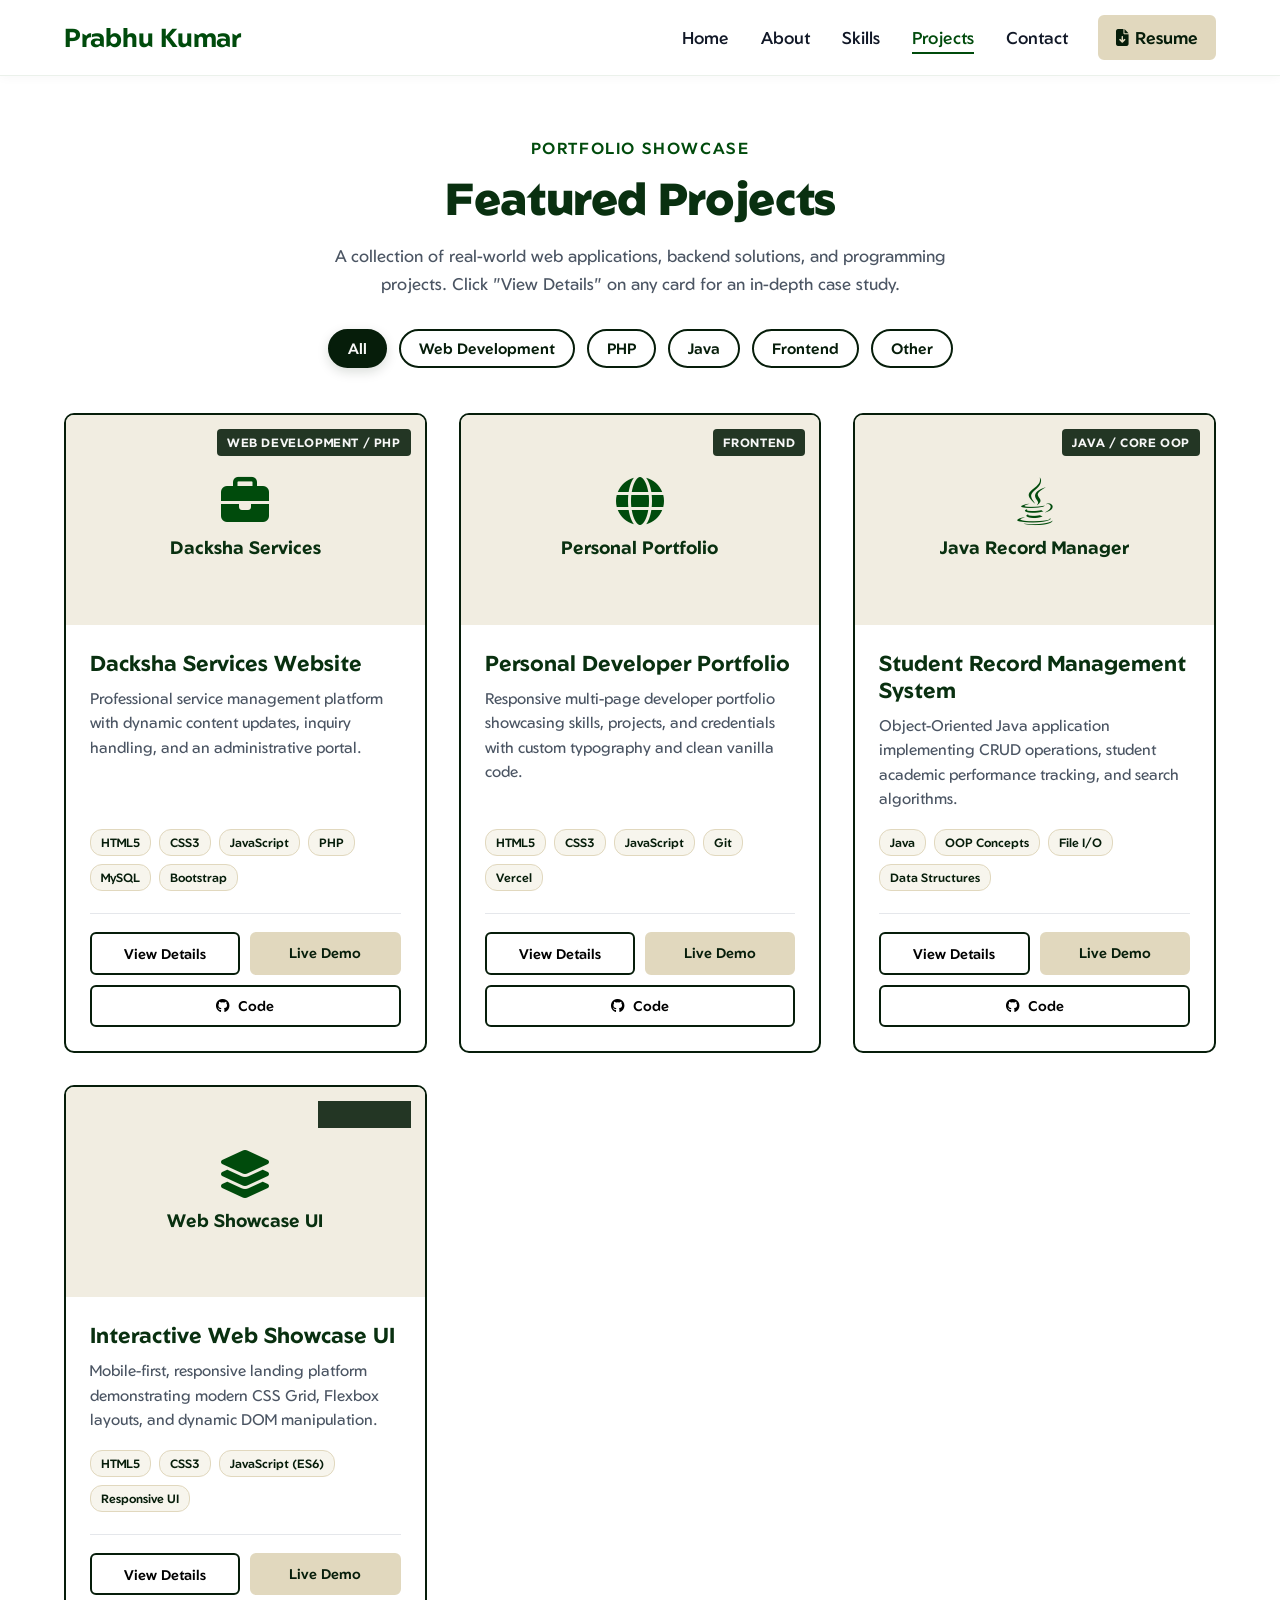
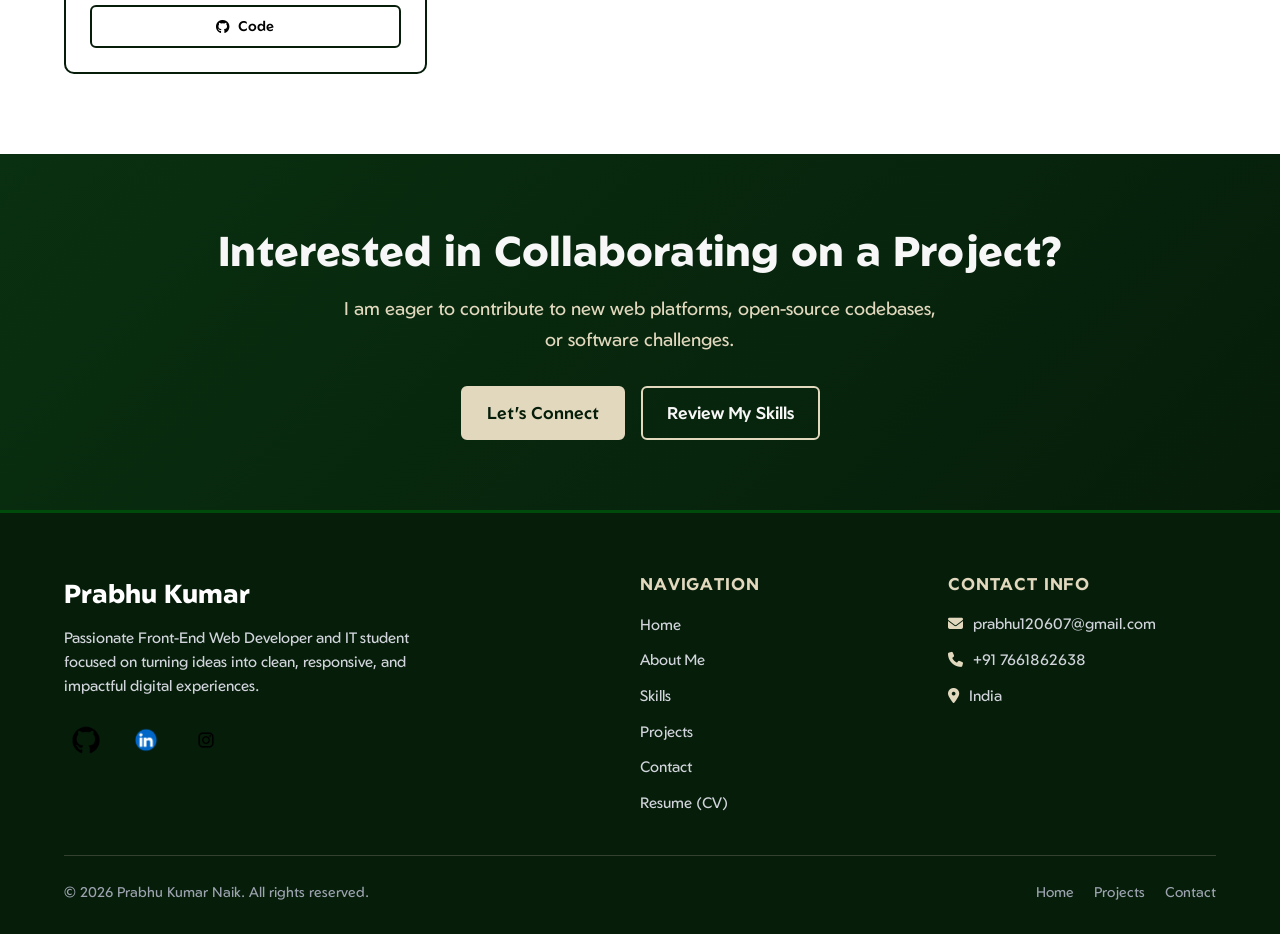
<file: projects.html>
<!DOCTYPE html>
<html lang="en">
<head>
  <meta charset="UTF-8">
  <meta name="viewport" content="width=device-width, initial-scale=1.0">
  <title>Projects | Prabhu Kumar</title>
  <meta name="description" content="Explore web development, PHP, Java, and front-end projects built by Prabhu Kumar Naik. Complete with case studies, tech stacks, and live demos.">
  
  <!-- CSS Stylesheets -->
  <link rel="stylesheet" href="css/styles.css">
  <link rel="stylesheet" href="css/projects.css">
    <link rel="icon" type="image/png" href="asserts/images/favicon.png" height="48" width="48">
  
  <!-- Font Awesome Icons -->
  <link rel="stylesheet" href="https://cdnjs.cloudflare.com/ajax/libs/font-awesome/6.5.1/css/all.min.css" integrity="sha512-DTOQO9RWCH3ppGqcWaEA1BIZOC6xxalwEsw9c2QQeAIftl+Vegovlnee1c9QX4TctnWMn13TZye+giMm8e2LwA==" crossorigin="anonymous" referrerpolicy="no-referrer" />
</head>
<body>

  <!-- Global Header & Navigation -->
  <header class="header-wrapper">
    <nav class="navbar" aria-label="Main Navigation">
      <div class="logo">
        <a href="index.html">Prabhu Kumar</a>
      </div>
      
      <!-- Desktop Navigation Menu -->
      <ul class="nav-links">   
        <li><a href="index.html">Home</a></li>
        <li><a href="about.html">About</a></li>
        <li><a href="skills.html">Skills</a></li>
        <li><a href="projects.html" class="active">Projects</a></li>
        <li><a href="contact.html">Contact</a></li>
        <li><a href="asserts/CV/cv120607.docx" download="Prabhu_Kumar_Resume.docx" class="nav-resume-btn"><i class="fa-solid fa-file-arrow-down"></i> Resume</a></li>
      </ul>

      <!-- Mobile Hamburger Toggle Button -->
      <button class="nav-toggle" aria-label="Toggle navigation menu" aria-expanded="false">
        <i class="fa-solid fa-bars"></i>
      </button>
    </nav>

    <!-- Mobile Drawer Menu -->
    <div class="mobile-menu" aria-label="Mobile Navigation">
      <ul class="mobile-nav-links">
        <li><a href="index.html">Home</a></li>
        <li><a href="about.html">About</a></li>
        <li><a href="skills.html">Skills</a></li>
        <li><a href="projects.html" class="active">Projects</a></li>
        <li><a href="contact.html">Contact</a></li>
        <li><a href="asserts/CV/cv120607.docx" download="Prabhu_Kumar_Resume.docx" class="mobile-resume-btn"><i class="fa-solid fa-file-arrow-down"></i> Download Resume</a></li>
      </ul>
    </div>
    <div class="mobile-backdrop"></div>
  </header>

  <main>
    <!-- Header Section -->
    <section class="projects-page-header">
      <div class="container">
        <span class="section-subtitle">Portfolio Showcase</span>
        <h1 class="section-title">Featured Projects</h1>
        <p class="section-description">A collection of real-world web applications, backend solutions, and programming projects. Click "View Details" on any card for an in-depth case study.</p>
      </div>
    </section>

    <!-- Project Section -->
    <section>
      <div class="container">

        <!-- Category Filter Tabs -->
        <div class="filter-tabs-wrapper" role="tablist" aria-label="Project Categories">
          <button class="filter-btn active" data-filter="all">All</button>
          <button class="filter-btn" data-filter="web-dev">Web Development</button>
          <button class="filter-btn" data-filter="php">PHP</button>
          <button class="filter-btn" data-filter="java">Java</button>
          <button class="filter-btn" data-filter="frontend">Frontend</button>
          <button class="filter-btn" data-filter="other">Other</button>
        </div>

        <!-- Project Cards Grid -->
        <div class="projects-grid">

          <!-- Project 1: Dacksha Services Website -->
          <article class="project-card" data-category="web-dev" data-project="dacksha-services">
            <div class="project-img-container">
              <span class="project-category-badge">Web Development / PHP</span>
              <!-- Fallback stylized project visual -->
              <div style="text-align: center; color: var(--color-primary-dark); padding: 20px;">
                <i class="fa-solid fa-briefcase" style="font-size: 48px; color: var(--color-brand-green); margin-bottom: 8px;"></i>
                <div style="font-weight: 700; font-size: 18px;">Dacksha Services</div>
              </div>
            </div>
            <div class="project-content">
              <h3 class="project-title">Dacksha Services Website</h3>
              <p class="project-desc">Professional service management platform with dynamic content updates, inquiry handling, and an administrative portal.</p>
              <div class="project-tech-stack">
                <span class="tech-tag">HTML5</span>
                <span class="tech-tag">CSS3</span>
                <span class="tech-tag">JavaScript</span>
                <span class="tech-tag">PHP</span>
                <span class="tech-tag">MySQL</span>
                <span class="tech-tag">Bootstrap</span>
              </div>
              <div class="project-actions">
                <button class="btn btn-outline btn-sm view-details-btn" data-project="dacksha-services">View Details</button>
                <a href="#" class="btn btn-beige btn-sm" title="Live demo link placeholder" target="_blank" rel="noopener noreferrer">Live Demo</a>
                <a href="#" class="btn btn-outline btn-sm" title="GitHub link placeholder" target="_blank" rel="noopener noreferrer"><i class="fa-brands fa-github"></i> Code</a>
              </div>
            </div>
          </article>

          <!-- Project 2: Personal Developer Portfolio -->
          <article class="project-card" data-category="frontend" data-project="personal-portfolio">
            <div class="project-img-container">
              <span class="project-category-badge">Frontend</span>
              <div style="text-align: center; color: var(--color-primary-dark); padding: 20px;">
                <i class="fa-solid fa-globe" style="font-size: 48px; color: var(--color-brand-green); margin-bottom: 8px;"></i>
                <div style="font-weight: 700; font-size: 18px;">Personal Portfolio</div>
              </div>
            </div>
            <div class="project-content">
              <h3 class="project-title">Personal Developer Portfolio</h3>
              <p class="project-desc">Responsive multi-page developer portfolio showcasing skills, projects, and credentials with custom typography and clean vanilla code.</p>
              <div class="project-tech-stack">
                <span class="tech-tag">HTML5</span>
                <span class="tech-tag">CSS3</span>
                <span class="tech-tag">JavaScript</span>
                <span class="tech-tag">Git</span>
                <span class="tech-tag">Vercel</span>
              </div>
              <div class="project-actions">
                <button class="btn btn-outline btn-sm view-details-btn" data-project="personal-portfolio">View Details</button>
                <a href="https://portfolio-v2-nine-blue.vercel.app/" class="btn btn-beige btn-sm" target="_blank" rel="noopener noreferrer">Live Demo</a>
                <a href="https://github.com/prabhu120607-ops/portfolio-v2" class="btn btn-outline btn-sm" target="_blank" rel="noopener noreferrer"><i class="fa-brands fa-github"></i> Code</a>
              </div>
            </div>
          </article>

          <!-- Project 3: Student Record Management System (Java) -->
          <article class="project-card" data-category="java" data-project="java-student-management">
            <div class="project-img-container">
              <span class="project-category-badge">Java / Core OOP</span>
              <div style="text-align: center; color: var(--color-primary-dark); padding: 20px;">
                <i class="fa-brands fa-java" style="font-size: 48px; color: var(--color-brand-green); margin-bottom: 8px;"></i>
                <div style="font-weight: 700; font-size: 18px;">Java Record Manager</div>
              </div>
            </div>
            <div class="project-content">
              <h3 class="project-title">Student Record Management System</h3>
              <p class="project-desc">Object-Oriented Java application implementing CRUD operations, student academic performance tracking, and search algorithms.</p>
              <div class="project-tech-stack">
                <span class="tech-tag">Java</span>
                <span class="tech-tag">OOP Concepts</span>
                <span class="tech-tag">File I/O</span>
                <span class="tech-tag">Data Structures</span>
              </div>
              <div class="project-actions">
                <button class="btn btn-outline btn-sm view-details-btn" data-project="java-student-management">View Details</button>
                <a href="#" class="btn btn-beige btn-sm" title="Live demo link placeholder" target="_blank" rel="noopener noreferrer">Live Demo</a>
                <a href="#" class="btn btn-outline btn-sm" title="GitHub link placeholder" target="_blank" rel="noopener noreferrer"><i class="fa-brands fa-github"></i> Code</a>
              </div>
            </div>
          </article>

          <!-- Project 4: Interactive Web Showcase Application -->
          <article class="project-card" data-category="frontend" data-project="responsive-landing-page">
            <div class="project-img-container">
              <span class="project-category-badge">Frontend</span>
              <div style="text-align: center; color: var(--color-primary-dark); padding: 20px;">
                <i class="fa-solid fa-layer-group" style="font-size: 48px; color: var(--color-brand-green); margin-bottom: 8px;"></i>
                <div style="font-weight: 700; font-size: 18px;">Web Showcase UI</div>
              </div>
            </div>
            <div class="project-content">
              <h3 class="project-title">Interactive Web Showcase UI</h3>
              <p class="project-desc">Mobile-first, responsive landing platform demonstrating modern CSS Grid, Flexbox layouts, and dynamic DOM manipulation.</p>
              <div class="project-tech-stack">
                <span class="tech-tag">HTML5</span>
                <span class="tech-tag">CSS3</span>
                <span class="tech-tag">JavaScript (ES6)</span>
                <span class="tech-tag">Responsive UI</span>
              </div>
              <div class="project-actions">
                <button class="btn btn-outline btn-sm view-details-btn" data-project="responsive-landing-page">View Details</button>
                <a href="#" class="btn btn-beige btn-sm" title="Live demo link placeholder" target="_blank" rel="noopener noreferrer">Live Demo</a>
                <a href="#" class="btn btn-outline btn-sm" title="GitHub link placeholder" target="_blank" rel="noopener noreferrer"><i class="fa-brands fa-github"></i> Code</a>
              </div>
            </div>
          </article>

        </div>
      </div>
    </section>

    <!-- Project Details Modal Dialog -->
    <div class="modal-overlay" id="projectModal" role="dialog" aria-modal="true" aria-labelledby="modalTitle">
      <div class="modal-card">
        <button class="modal-close-btn" aria-label="Close project modal"><i class="fa-solid fa-xmark"></i></button>
        
        <div class="modal-header">
          <span class="modal-category" id="modalCategory">Category</span>
          <h2 class="modal-title" id="modalTitle">Project Title</h2>
        </div>

        <div class="modal-body">
          <div class="modal-section-block">
            <h4><i class="fa-solid fa-circle-info"></i> Project Overview</h4>
            <p id="modalOverview"></p>
          </div>

          <div class="modal-section-block">
            <h4><i class="fa-solid fa-triangle-exclamation"></i> Problem</h4>
            <p id="modalProblem"></p>
          </div>

          <div class="modal-section-block">
            <h4><i class="fa-solid fa-lightbulb"></i> Solution</h4>
            <p id="modalSolution"></p>
          </div>

          <div class="modal-section-block">
            <h4><i class="fa-solid fa-microchip"></i> Technologies Used</h4>
            <div class="project-tech-stack" id="modalTechStack" style="margin-top: 8px;"></div>
          </div>

          <div class="modal-section-block">
            <h4><i class="fa-solid fa-list-check"></i> Key Features</h4>
            <ul id="modalFeatures"></ul>
          </div>

          <div class="modal-section-block">
            <h4><i class="fa-solid fa-user-check"></i> My Contribution</h4>
            <p id="modalContribution"></p>
          </div>

          <div class="modal-section-block">
            <h4><i class="fa-solid fa-mountain"></i> Challenges Overcome</h4>
            <p id="modalChallenges"></p>
          </div>

          <div class="modal-section-block">
            <h4><i class="fa-solid fa-chart-line"></i> Outcome</h4>
            <p id="modalOutcome"></p>
          </div>
        </div>

        <div class="modal-footer">
          <a href="#" id="modalGithubLink" class="btn btn-outline" target="_blank" rel="noopener noreferrer"><i class="fa-brands fa-github"></i> GitHub Repository</a>
          <a href="#" id="modalDemoLink" class="btn btn-beige" target="_blank" rel="noopener noreferrer"><i class="fa-solid fa-arrow-up-right-from-square"></i> Live Demo</a>
        </div>
      </div>
    </div>

    <!-- CTA Banner -->
    <section class="cta-section">
      <div class="container">
        <h2>Interested in Collaborating on a Project?</h2>
        <p>I am eager to contribute to new web platforms, open-source codebases, or software challenges.</p>
        <div class="btn-group">
          <a href="contact.html" class="btn btn-beige">Let's Connect</a>
          <a href="skills.html" class="btn btn-outline">Review My Skills</a>
        </div>
      </div>
    </section>
  </main>

  <!-- Global Footer -->
  <footer class="site-footer">
    <div class="container">
      <div class="footer-content">
        <div class="footer-brand">
          <div class="footer-logo">Prabhu Kumar</div>
          <p class="footer-tagline">Passionate Front-End Web Developer and IT student focused on turning ideas into clean, responsive, and impactful digital experiences.</p>
          <div class="social-media">
            <a href="https://github.com/prabhu120607-ops" target="_blank" rel="noopener noreferrer" class="social-link" aria-label="GitHub">
              <img src="asserts/images/githubimg.png" alt="GitHub">
            </a>
            <a href="https://www.linkedin.com/in/prabhu-kumar-amgothu-6a057034a/" target="_blank" rel="noopener noreferrer" class="social-link" aria-label="LinkedIn">
              <img src="asserts/images/linkedinimg.png" alt="LinkedIn">
            </a>
            <a href="https://instagram.com" target="_blank" rel="noopener noreferrer" class="social-link" aria-label="Instagram">
              <img src="asserts/images/instagramimg.png" alt="Instagram">
            </a>
          </div>
        </div>

        <div class="footer-col">
          <h3 class="footer-title">Navigation</h3>
          <ul class="footer-nav">
            <li><a href="index.html">Home</a></li>
            <li><a href="about.html">About Me</a></li>
            <li><a href="skills.html">Skills</a></li>
            <li><a href="projects.html">Projects</a></li>
            <li><a href="contact.html">Contact</a></li>
            <li><a href="asserts/CV/cv120607.docx" download="Prabhu_Kumar_Resume.docx">Resume (CV)</a></li>
          </ul>
        </div>

        <div class="footer-col">
          <h3 class="footer-title">Contact Info</h3>
          <div class="footer-contact-info">
            <div class="footer-contact-item">
              <i class="fa-solid fa-envelope" style="color: var(--color-beige);"></i>
              <a href="mailto:prabhu120607@gmail.com">prabhu120607@gmail.com</a>
            </div>
            <div class="footer-contact-item">
              <i class="fa-solid fa-phone" style="color: var(--color-beige);"></i>
              <a href="tel:+917661862638">+91 7661862638</a>
            </div>
            <div class="footer-contact-item">
              <i class="fa-solid fa-location-dot" style="color: var(--color-beige);"></i>
              <span>India</span>
            </div>
          </div>
        </div>
      </div>

      <div class="footer-bottom">
        <p class="footer-copyright">&copy; 2026 Prabhu Kumar Naik. All rights reserved.</p>
        <div class="footer-bottom-links">
          <a href="index.html">Home</a>
          <a href="projects.html">Projects</a>
          <a href="contact.html">Contact</a>
        </div>
      </div>
    </div>
  </footer>

  <!-- Scripts -->
  <script src="js/main.js"></script>
  <script src="js/projects.js"></script>
</body>
</html>
</file>
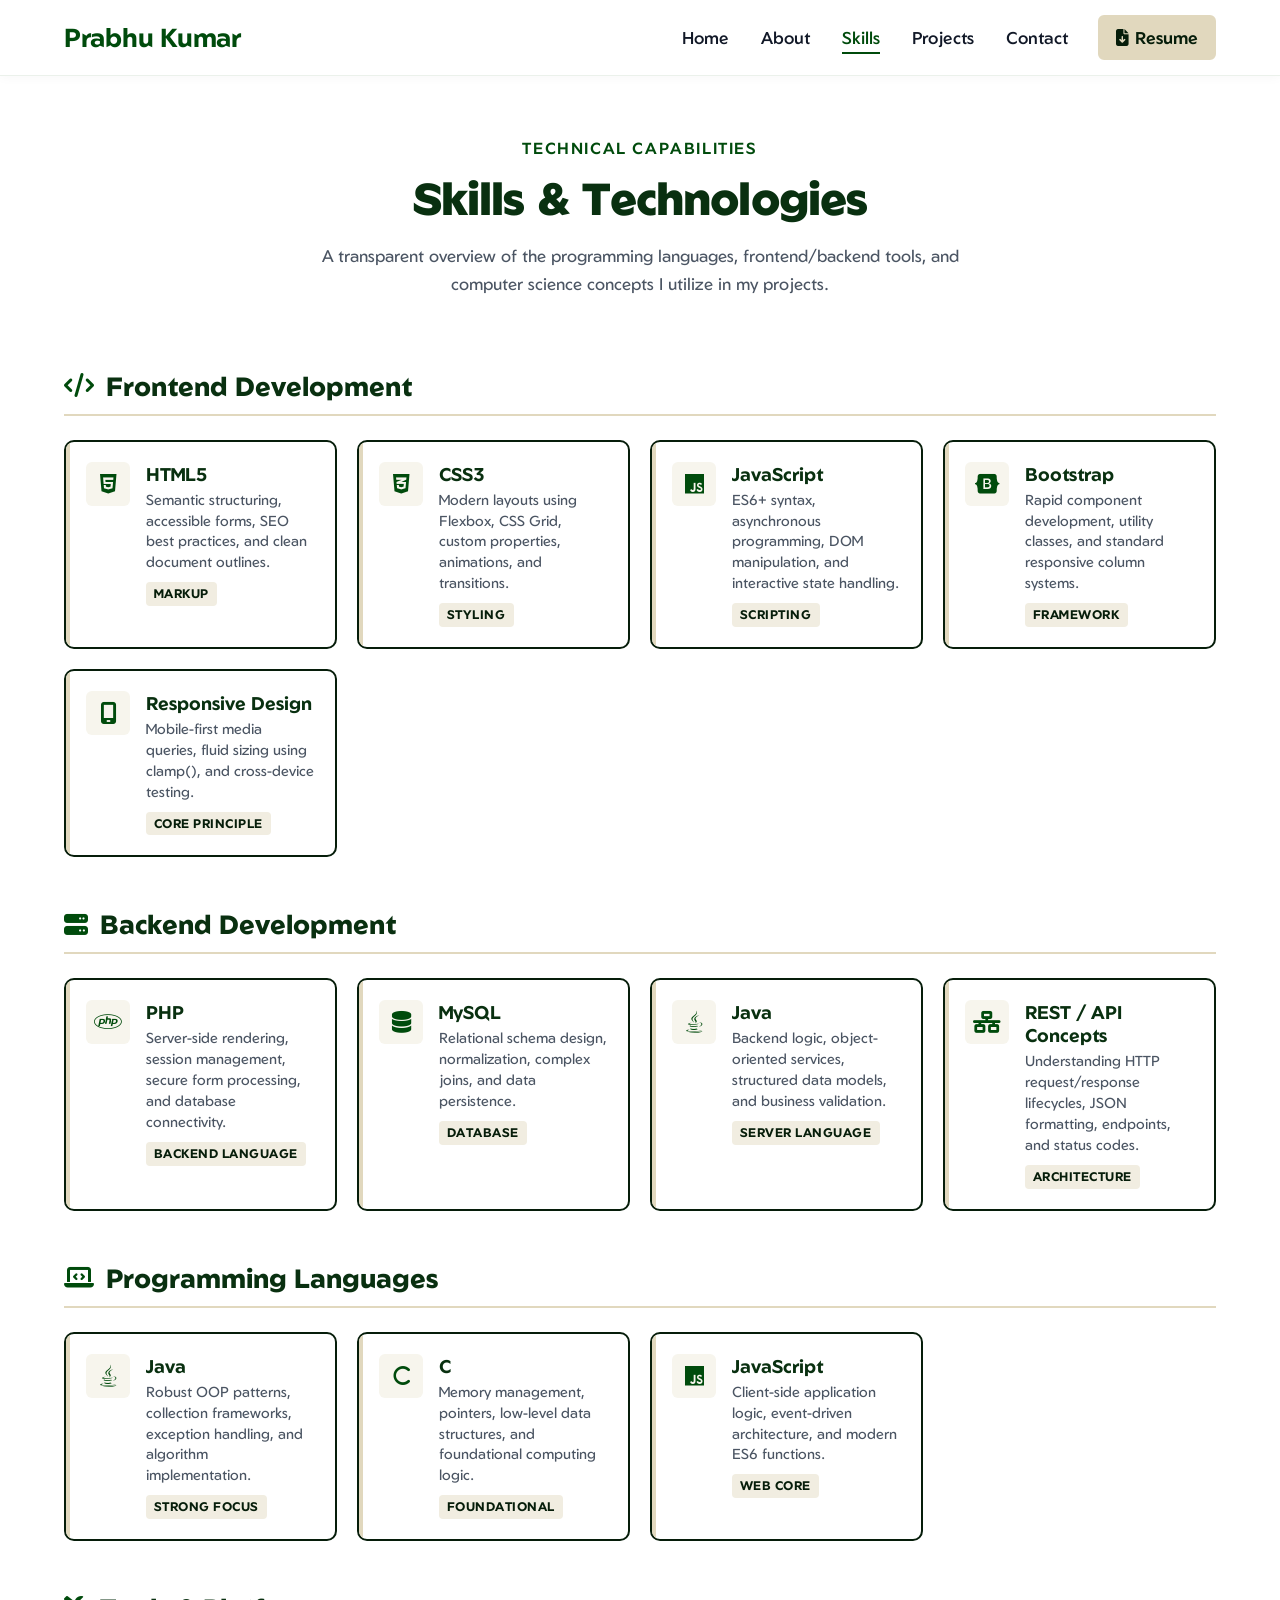
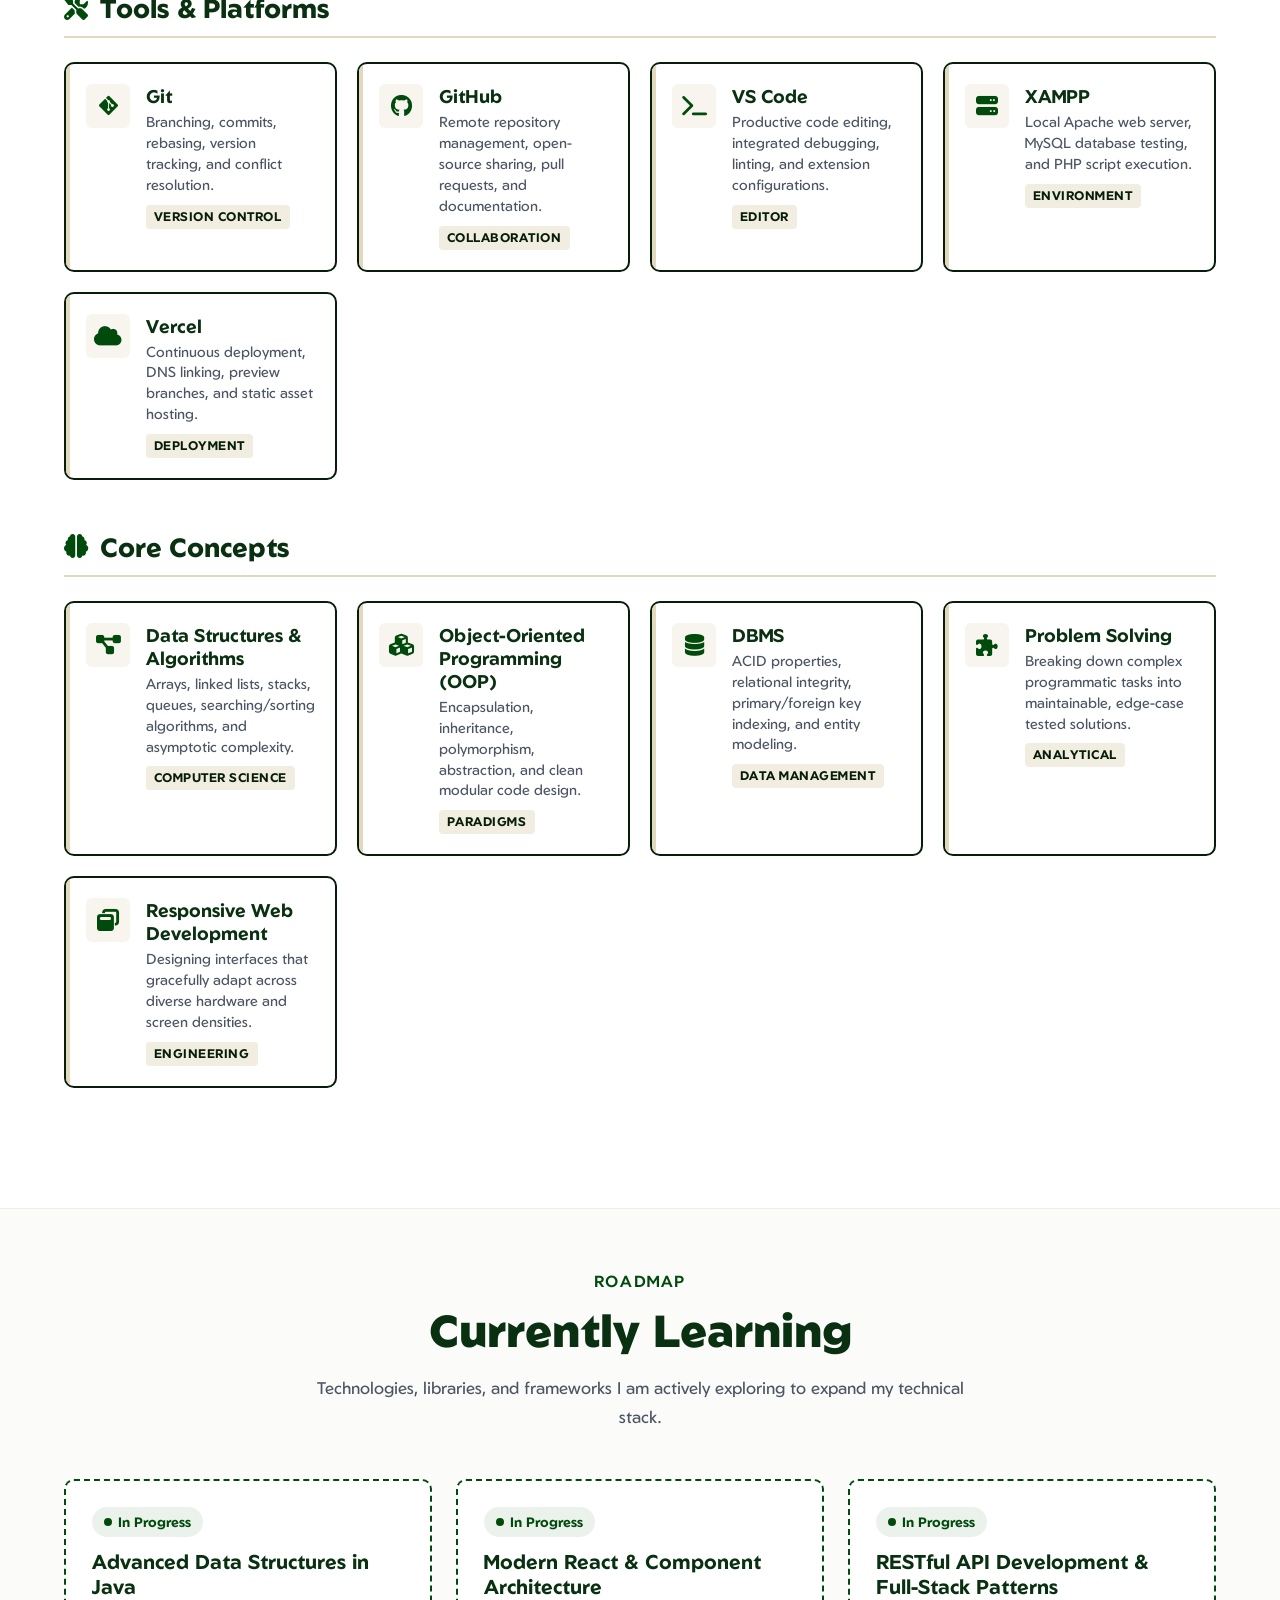
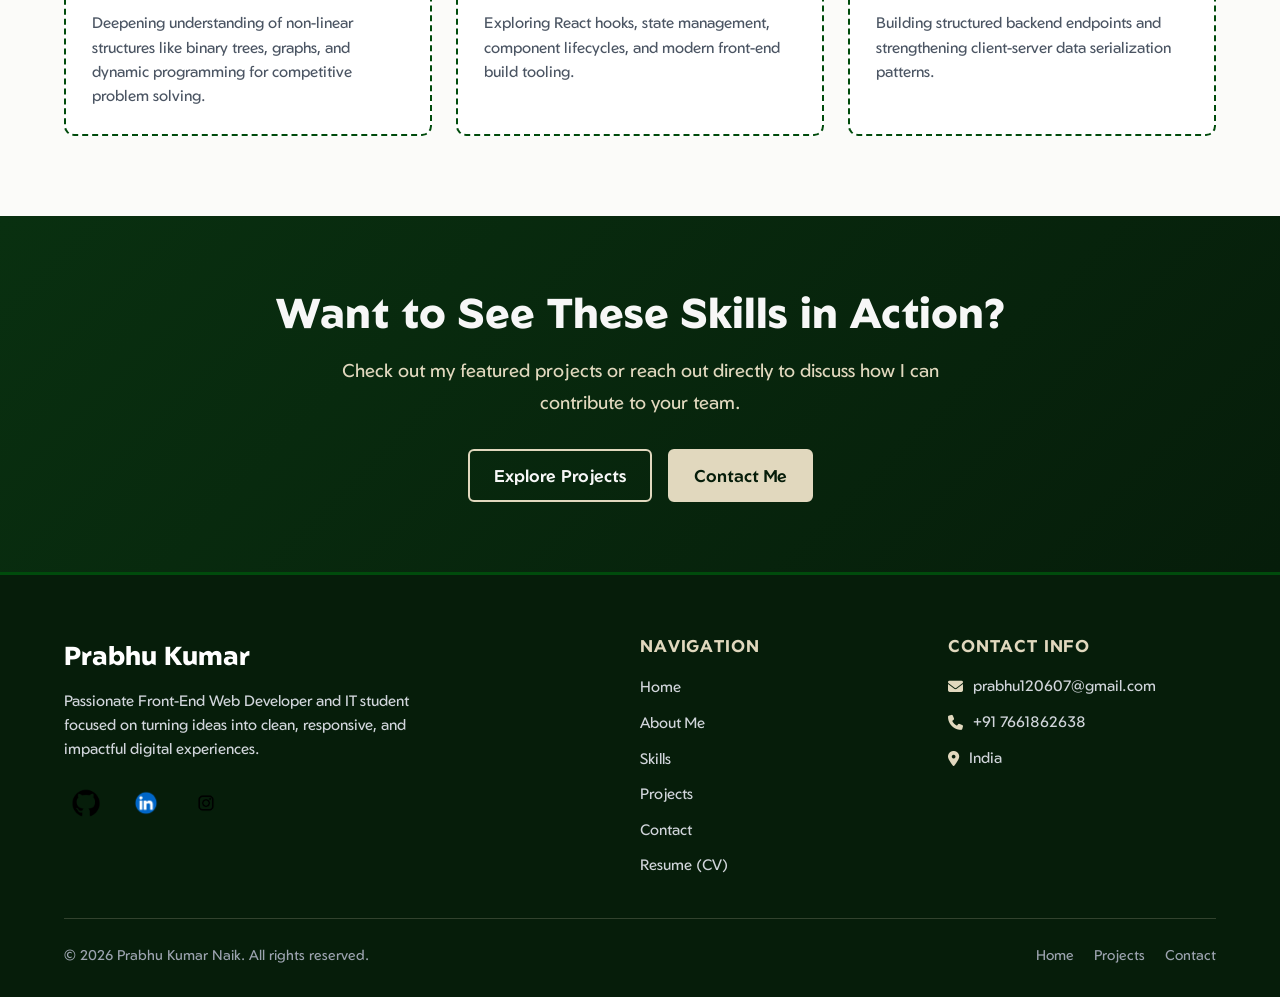
<file: skills.html>
<!DOCTYPE html>
<html lang="en">
<head>
  <meta charset="UTF-8">
  <meta name="viewport" content="width=device-width, initial-scale=1.0">
  <title>Skills | Prabhu Kumar</title>
  <meta name="description" content="Technical skills of Prabhu Kumar Naik - Front-End development, Backend PHP & MySQL, Programming in Java & C, developer tools, and computer science concepts.">
  
  <!-- CSS Stylesheets -->
  <link rel="stylesheet" href="css/styles.css">
  <link rel="stylesheet" href="css/skills.css">
    <link rel="icon" type="image/png" href="asserts/images/favicon.png" height="48" width="48">
  <!-- Font Awesome Icons -->
  <link rel="stylesheet" href="https://cdnjs.cloudflare.com/ajax/libs/font-awesome/6.5.1/css/all.min.css" integrity="sha512-DTOQO9RWCH3ppGqcWaEA1BIZOC6xxalwEsw9c2QQeAIftl+Vegovlnee1c9QX4TctnWMn13TZye+giMm8e2LwA==" crossorigin="anonymous" referrerpolicy="no-referrer" />
</head>
<body>

  <!-- Global Header & Navigation -->
  <header class="header-wrapper">
    <nav class="navbar" aria-label="Main Navigation">
      <div class="logo">
        <a href="index.html">Prabhu Kumar</a>
      </div>
      
      <!-- Desktop Navigation Menu -->
      <ul class="nav-links">   
        <li><a href="index.html">Home</a></li>
        <li><a href="about.html">About</a></li>
        <li><a href="skills.html" class="active">Skills</a></li>
        <li><a href="projects.html">Projects</a></li>
        <li><a href="contact.html">Contact</a></li>
        <li><a href="asserts/CV/cv120607.docx" download="Prabhu_Kumar_Resume.docx" class="nav-resume-btn"><i class="fa-solid fa-file-arrow-down"></i> Resume</a></li>
      </ul>

      <!-- Mobile Hamburger Toggle Button -->
      <button class="nav-toggle" aria-label="Toggle navigation menu" aria-expanded="false">
        <i class="fa-solid fa-bars"></i>
      </button>
    </nav>

    <!-- Mobile Drawer Menu -->
    <div class="mobile-menu" aria-label="Mobile Navigation">
      <ul class="mobile-nav-links">
        <li><a href="index.html">Home</a></li>
        <li><a href="about.html">About</a></li>
        <li><a href="skills.html" class="active">Skills</a></li>
        <li><a href="projects.html">Projects</a></li>
        <li><a href="contact.html">Contact</a></li>
        <li><a href="asserts/CV/cv120607.docx" download="Prabhu_Kumar_Resume.docx" class="mobile-resume-btn"><i class="fa-solid fa-file-arrow-down"></i> Download Resume</a></li>
      </ul>
    </div>
    <div class="mobile-backdrop"></div>
  </header>

  <main>
    <!-- Header Section -->
    <section class="skills-page-header">
      <div class="container">
        <span class="section-subtitle">Technical Capabilities</span>
        <h1 class="section-title">Skills &amp; Technologies</h1>
        <p class="section-description">A transparent overview of the programming languages, frontend/backend tools, and computer science concepts I utilize in my projects.</p>
      </div>
    </section>

    <!-- Categorized Skills Section -->
    <section class="skills-section">
      <div class="container">

        <!-- Category 1: Frontend Development -->
        <div class="skills-category-group">
          <div class="category-title-bar">
            <i class="fa-solid fa-code"></i>
            <h2>Frontend Development</h2>
          </div>
          <div class="skills-grid">
            <div class="skill-card">
              <div class="skill-icon-wrap"><i class="fa-brands fa-html5"></i></div>
              <div class="skill-details">
                <h3>HTML5</h3>
                <p>Semantic structuring, accessible forms, SEO best practices, and clean document outlines.</p>
                <span class="skill-tag">Markup</span>
              </div>
            </div>

            <div class="skill-card">
              <div class="skill-icon-wrap"><i class="fa-brands fa-css3-alt"></i></div>
              <div class="skill-details">
                <h3>CSS3</h3>
                <p>Modern layouts using Flexbox, CSS Grid, custom properties, animations, and transitions.</p>
                <span class="skill-tag">Styling</span>
              </div>
            </div>

            <div class="skill-card">
              <div class="skill-icon-wrap"><i class="fa-brands fa-js"></i></div>
              <div class="skill-details">
                <h3>JavaScript</h3>
                <p>ES6+ syntax, asynchronous programming, DOM manipulation, and interactive state handling.</p>
                <span class="skill-tag">Scripting</span>
              </div>
            </div>

            <div class="skill-card">
              <div class="skill-icon-wrap"><i class="fa-brands fa-bootstrap"></i></div>
              <div class="skill-details">
                <h3>Bootstrap</h3>
                <p>Rapid component development, utility classes, and standard responsive column systems.</p>
                <span class="skill-tag">Framework</span>
              </div>
            </div>

            <div class="skill-card">
              <div class="skill-icon-wrap"><i class="fa-solid fa-mobile-screen"></i></div>
              <div class="skill-details">
                <h3>Responsive Design</h3>
                <p>Mobile-first media queries, fluid sizing using clamp(), and cross-device testing.</p>
                <span class="skill-tag">Core Principle</span>
              </div>
            </div>
          </div>
        </div>

        <!-- Category 2: Backend Development -->
        <div class="skills-category-group">
          <div class="category-title-bar">
            <i class="fa-solid fa-server"></i>
            <h2>Backend Development</h2>
          </div>
          <div class="skills-grid">
            <div class="skill-card">
              <div class="skill-icon-wrap"><i class="fa-brands fa-php"></i></div>
              <div class="skill-details">
                <h3>PHP</h3>
                <p>Server-side rendering, session management, secure form processing, and database connectivity.</p>
                <span class="skill-tag">Backend Language</span>
              </div>
            </div>

            <div class="skill-card">
              <div class="skill-icon-wrap"><i class="fa-solid fa-database"></i></div>
              <div class="skill-details">
                <h3>MySQL</h3>
                <p>Relational schema design, normalization, complex joins, and data persistence.</p>
                <span class="skill-tag">Database</span>
              </div>
            </div>

            <div class="skill-card">
              <div class="skill-icon-wrap"><i class="fa-brands fa-java"></i></div>
              <div class="skill-details">
                <h3>Java</h3>
                <p>Backend logic, object-oriented services, structured data models, and business validation.</p>
                <span class="skill-tag">Server Language</span>
              </div>
            </div>

            <div class="skill-card">
              <div class="skill-icon-wrap"><i class="fa-solid fa-network-wired"></i></div>
              <div class="skill-details">
                <h3>REST / API Concepts</h3>
                <p>Understanding HTTP request/response lifecycles, JSON formatting, endpoints, and status codes.</p>
                <span class="skill-tag">Architecture</span>
              </div>
            </div>
          </div>
        </div>

        <!-- Category 3: Programming Languages -->
        <div class="skills-category-group">
          <div class="category-title-bar">
            <i class="fa-solid fa-laptop-code"></i>
            <h2>Programming Languages</h2>
          </div>
          <div class="skills-grid">
            <div class="skill-card">
              <div class="skill-icon-wrap"><i class="fa-brands fa-java"></i></div>
              <div class="skill-details">
                <h3>Java</h3>
                <p>Robust OOP patterns, collection frameworks, exception handling, and algorithm implementation.</p>
                <span class="skill-tag">Strong Focus</span>
              </div>
            </div>

            <div class="skill-card">
              <div class="skill-icon-wrap"><i class="fa-solid fa-c"></i></div>
              <div class="skill-details">
                <h3>C</h3>
                <p>Memory management, pointers, low-level data structures, and foundational computing logic.</p>
                <span class="skill-tag">Foundational</span>
              </div>
            </div>

            <div class="skill-card">
              <div class="skill-icon-wrap"><i class="fa-brands fa-js"></i></div>
              <div class="skill-details">
                <h3>JavaScript</h3>
                <p>Client-side application logic, event-driven architecture, and modern ES6 functions.</p>
                <span class="skill-tag">Web Core</span>
              </div>
            </div>
          </div>
        </div>

        <!-- Category 4: Tools & Platforms -->
        <div class="skills-category-group">
          <div class="category-title-bar">
            <i class="fa-solid fa-screwdriver-wrench"></i>
            <h2>Tools &amp; Platforms</h2>
          </div>
          <div class="skills-grid">
            <div class="skill-card">
              <div class="skill-icon-wrap"><i class="fa-brands fa-git-alt"></i></div>
              <div class="skill-details">
                <h3>Git</h3>
                <p>Branching, commits, rebasing, version tracking, and conflict resolution.</p>
                <span class="skill-tag">Version Control</span>
              </div>
            </div>

            <div class="skill-card">
              <div class="skill-icon-wrap"><i class="fa-brands fa-github"></i></div>
              <div class="skill-details">
                <h3>GitHub</h3>
                <p>Remote repository management, open-source sharing, pull requests, and documentation.</p>
                <span class="skill-tag">Collaboration</span>
              </div>
            </div>

            <div class="skill-card">
              <div class="skill-icon-wrap"><i class="fa-solid fa-terminal"></i></div>
              <div class="skill-details">
                <h3>VS Code</h3>
                <p>Productive code editing, integrated debugging, linting, and extension configurations.</p>
                <span class="skill-tag">Editor</span>
              </div>
            </div>

            <div class="skill-card">
              <div class="skill-icon-wrap"><i class="fa-solid fa-server"></i></div>
              <div class="skill-details">
                <h3>XAMPP</h3>
                <p>Local Apache web server, MySQL database testing, and PHP script execution.</p>
                <span class="skill-tag">Environment</span>
              </div>
            </div>

            <div class="skill-card">
              <div class="skill-icon-wrap"><i class="fa-solid fa-cloud"></i></div>
              <div class="skill-details">
                <h3>Vercel</h3>
                <p>Continuous deployment, DNS linking, preview branches, and static asset hosting.</p>
                <span class="skill-tag">Deployment</span>
              </div>
            </div>
          </div>
        </div>

        <!-- Category 5: Computer Science Concepts -->
        <div class="skills-category-group">
          <div class="category-title-bar">
            <i class="fa-solid fa-brain"></i>
            <h2>Core Concepts</h2>
          </div>
          <div class="skills-grid">
            <div class="skill-card">
              <div class="skill-icon-wrap"><i class="fa-solid fa-diagram-project"></i></div>
              <div class="skill-details">
                <h3>Data Structures &amp; Algorithms</h3>
                <p>Arrays, linked lists, stacks, queues, searching/sorting algorithms, and asymptotic complexity.</p>
                <span class="skill-tag">Computer Science</span>
              </div>
            </div>

            <div class="skill-card">
              <div class="skill-icon-wrap"><i class="fa-solid fa-cubes"></i></div>
              <div class="skill-details">
                <h3>Object-Oriented Programming (OOP)</h3>
                <p>Encapsulation, inheritance, polymorphism, abstraction, and clean modular code design.</p>
                <span class="skill-tag">Paradigms</span>
              </div>
            </div>

            <div class="skill-card">
              <div class="skill-icon-wrap"><i class="fa-solid fa-database"></i></div>
              <div class="skill-details">
                <h3>DBMS</h3>
                <p>ACID properties, relational integrity, primary/foreign key indexing, and entity modeling.</p>
                <span class="skill-tag">Data Management</span>
              </div>
            </div>

            <div class="skill-card">
              <div class="skill-icon-wrap"><i class="fa-solid fa-puzzle-piece"></i></div>
              <div class="skill-details">
                <h3>Problem Solving</h3>
                <p>Breaking down complex programmatic tasks into maintainable, edge-case tested solutions.</p>
                <span class="skill-tag">Analytical</span>
              </div>
            </div>

            <div class="skill-card">
              <div class="skill-icon-wrap"><i class="fa-solid fa-window-restore"></i></div>
              <div class="skill-details">
                <h3>Responsive Web Development</h3>
                <p>Designing interfaces that gracefully adapt across diverse hardware and screen densities.</p>
                <span class="skill-tag">Engineering</span>
              </div>
            </div>
          </div>
        </div>

      </div>
    </section>

    <!-- Currently Learning Section -->
    <section class="currently-learning-section">
      <div class="container">
        <div class="section-header">
          <span class="section-subtitle">Roadmap</span>
          <h2 class="section-title">Currently Learning</h2>
          <p class="section-description">Technologies, libraries, and frameworks I am actively exploring to expand my technical stack.</p>
        </div>

        <div class="learning-grid">
          <div class="learning-card">
            <div class="learning-status"><span></span> In Progress</div>
            <h3>Advanced Data Structures in Java</h3>
            <p>Deepening understanding of non-linear structures like binary trees, graphs, and dynamic programming for competitive problem solving.</p>
          </div>

          <div class="learning-card">
            <div class="learning-status"><span></span> In Progress</div>
            <h3>Modern React &amp; Component Architecture</h3>
            <p>Exploring React hooks, state management, component lifecycles, and modern front-end build tooling.</p>
          </div>

          <div class="learning-card">
            <div class="learning-status"><span></span> In Progress</div>
            <h3>RESTful API Development &amp; Full-Stack Patterns</h3>
            <p>Building structured backend endpoints and strengthening client-server data serialization patterns.</p>
          </div>
        </div>
      </div>
    </section>

    <!-- CTA Banner -->
    <section class="cta-section">
      <div class="container">
        <h2>Want to See These Skills in Action?</h2>
        <p>Check out my featured projects or reach out directly to discuss how I can contribute to your team.</p>
        <div class="btn-group">
          <a href="projects.html" class="btn btn-outline">Explore Projects</a>
          <a href="contact.html" class="btn btn-beige">Contact Me</a>
        </div>
      </div>
    </section>
  </main>

  <!-- Global Footer -->
  <footer class="site-footer">
    <div class="container">
      <div class="footer-content">
        <div class="footer-brand">
          <div class="footer-logo">Prabhu Kumar</div>
          <p class="footer-tagline">Passionate Front-End Web Developer and IT student focused on turning ideas into clean, responsive, and impactful digital experiences.</p>
          <div class="social-media">
            <a href="https://github.com/prabhu120607-ops" target="_blank" rel="noopener noreferrer" class="social-link" aria-label="GitHub">
              <img src="asserts/images/githubimg.png" alt="GitHub">
            </a>
            <a href="https://www.linkedin.com/in/prabhu-kumar-amgothu-6a057034a/" target="_blank" rel="noopener noreferrer" class="social-link" aria-label="LinkedIn">
              <img src="asserts/images/linkedinimg.png" alt="LinkedIn">
            </a>
            <a href="https://instagram.com" target="_blank" rel="noopener noreferrer" class="social-link" aria-label="Instagram">
              <img src="asserts/images/instagramimg.png" alt="Instagram">
            </a>
          </div>
        </div>

        <div class="footer-col">
          <h3 class="footer-title">Navigation</h3>
          <ul class="footer-nav">
            <li><a href="index.html">Home</a></li>
            <li><a href="about.html">About Me</a></li>
            <li><a href="skills.html">Skills</a></li>
            <li><a href="projects.html">Projects</a></li>
            <li><a href="contact.html">Contact</a></li>
            <li><a href="asserts/CV/cv120607.docx" download="Prabhu_Kumar_Resume.docx">Resume (CV)</a></li>
          </ul>
        </div>

        <div class="footer-col">
          <h3 class="footer-title">Contact Info</h3>
          <div class="footer-contact-info">
            <div class="footer-contact-item">
              <i class="fa-solid fa-envelope" style="color: var(--color-beige);"></i>
              <a href="mailto:prabhu120607@gmail.com">prabhu120607@gmail.com</a>
            </div>
            <div class="footer-contact-item">
              <i class="fa-solid fa-phone" style="color: var(--color-beige);"></i>
              <a href="tel:+917661862638">+91 7661862638</a>
            </div>
            <div class="footer-contact-item">
              <i class="fa-solid fa-location-dot" style="color: var(--color-beige);"></i>
              <span>India</span>
            </div>
          </div>
        </div>
      </div>

      <div class="footer-bottom">
        <p class="footer-copyright">&copy; 2026 Prabhu Kumar Naik. All rights reserved.</p>
        <div class="footer-bottom-links">
          <a href="index.html">Home</a>
          <a href="projects.html">Projects</a>
          <a href="contact.html">Contact</a>
        </div>
      </div>
    </div>
  </footer>

  <!-- Scripts -->
  <script src="js/main.js"></script>
</body>
</html>
</file>
<file: css/styles.css>
@import url('https://fonts.googleapis.com/css2?family=BBH+Bogle&family=Bitcount+Prop+Single:wght@100..900&family=DM+Sans:ital,opsz,wght@0,9..40,100..1000;1,9..40,100..1000&family=Geom:ital,wght@0,300..900;1,300..900&family=Oswald:wght@200..700&family=Ponnala&family=Roboto+Condensed:ital,wght@0,100..900;1,100..900&display=swap');

/* ==========================================================================
   Design System Variables & Global Reset
   ========================================================================== */
:root {
  --color-primary-dark: #093010;
  --color-brand-green: #004b0c;
  --color-accent-dark: #061d0a;
  --color-beige: #e1d8be;
  --color-beige-hover: #d4caa8;
  --color-text-main: #111827;
  --color-text-muted: #4b5563;
  --color-bg: #ffffff;
  --color-bg-alt: #fbfbf9;
  --color-white: #f7f7f7;
  --color-border: #061d0a;
  --color-border-light: #e5e7eb;
  --shadow-subtle: 0 4px 12px rgba(9, 48, 16, 0.08);
  --shadow-hover: 0 10px 24px rgba(9, 48, 16, 0.14);
  --radius-sm: 6px;
  --radius-md: 10px;
  --radius-lg: 16px;
  --font-main: "Geom", "DM Sans", -apple-system, BlinkMacSystemFont, "Segoe UI", Roboto, sans-serif;
  --transition-fast: 0.25s ease;
  --transition-normal: 0.35s ease;
  --container-max-width: 1200px;
}

* {
  margin: 0;
  padding: 0;
  box-sizing: border-box;
}

html {
  scroll-behavior: smooth;
}

body {
  font-family: var(--font-main);
  font-optical-sizing: auto;
  font-style: normal;
  color: var(--color-text-main);
  background-color: var(--color-bg);
  line-height: 1.6;
  min-height: 100vh;
  display: flex;
  flex-direction: column;
  overflow-x: hidden;
}

main {
  flex: 1;
}

img {
  max-width: 100%;
  height: auto;
  display: block;
}

/* ==========================================================================
   Typography Hierarchy
   ========================================================================== */
h1, h2, h3, h4, h5, h6 {
  color: var(--color-primary-dark);
  line-height: 1.25;
  font-weight: 800;
}

h1 {
  font-size: clamp(2.2rem, 5vw, 3.2rem);
  font-weight: 900;
  letter-spacing: -0.02em;
}

h2 {
  font-size: clamp(1.8rem, 3.5vw, 2.4rem);
  font-weight: 800;
}

h3 {
  font-size: clamp(1.25rem, 2.5vw, 1.5rem);
  font-weight: 700;
}

p {
  font-size: 1.05rem;
  color: var(--color-text-main);
  line-height: 1.7;
}

a {
  text-decoration: none;
  color: var(--color-accent-dark);
  transition: all var(--transition-fast);
}

/* ==========================================================================
   Layout Containers & Utilities
   ========================================================================== */
.container {
  width: 100%;
  max-width: var(--container-max-width);
  margin: 0 auto;
  padding: 0 24px;
}

.section-header {
  text-align: center;
  margin-bottom: 48px;
}

.section-subtitle {
  display: inline-block;
  font-size: 1rem;
  font-weight: 600;
  color: var(--color-brand-green);
  text-transform: uppercase;
  letter-spacing: 0.1em;
  margin-bottom: 8px;
}

.section-title {
  font-size: clamp(2rem, 4vw, 2.8rem);
  font-weight: 900;
  color: var(--color-primary-dark);
}

.section-description {
  max-width: 680px;
  margin: 16px auto 0;
  color: var(--color-text-muted);
  font-size: 1.05rem;
}

/* ==========================================================================
   Buttons (Matching Existing Visual Style)
   ========================================================================== */
.btn {
  display: inline-flex;
  align-items: center;
  justify-content: center;
  gap: 8px;
  padding: 11px 24px;
  font-size: 17px;
  font-weight: 600;
  font-family: inherit;
  border-radius: var(--radius-sm);
  cursor: pointer;
  transition: all var(--transition-normal);
  text-decoration: none;
  border: 2px solid transparent;
  white-space: nowrap;
}

.btn-outline {
  background-color: transparent;
  border-color: var(--color-accent-dark);
  color: #000000;
}

.btn-outline:hover {
  background-color: var(--color-accent-dark);
  color: var(--color-white);
  border-color: var(--color-accent-dark);
  transform: translateY(-2px);
  box-shadow: 0 4px 12px rgba(6, 29, 10, 0.15);
}

.btn-beige {
  background-color: var(--color-beige);
  border-color: var(--color-beige);
  color: var(--color-accent-dark);
}

.btn-beige:hover {
  background-color: var(--color-accent-dark);
  border-color: var(--color-accent-dark);
  color: var(--color-white);
  transform: translateY(-2px);
  box-shadow: 0 4px 12px rgba(6, 29, 10, 0.15);
}

.btn-sm {
  padding: 8px 16px;
  font-size: 15px;
}

.btn-group {
  display: flex;
  flex-wrap: wrap;
  gap: 16px;
  align-items: center;
}

/* ==========================================================================
   Global Header & Navigation
   ========================================================================== */
.header-wrapper {
  position: sticky;
  top: 0;
  z-index: 1000;
  background-color: rgba(255, 255, 255, 0.96);
  backdrop-filter: blur(8px);
  -webkit-backdrop-filter: blur(8px);
  border-bottom: 1px solid rgba(0, 75, 12, 0.08);
  box-shadow: 0 2px 10px rgba(0, 0, 0, 0.03);
}

.navbar {
  display: flex;
  align-items: center;
  justify-content: space-between;
  height: 75px;
  max-width: var(--container-max-width);
  margin: 0 auto;
  padding: 0 24px;
}

.logo {
  font-size: 26px;
  font-weight: 700;
  color: var(--color-brand-green);
  letter-spacing: -0.01em;
}

.logo a {
  color: var(--color-brand-green);
  text-decoration: none;
  display: inline-flex;
  align-items: center;
  gap: 8px;
}

.logo a:hover {
  text-decoration: none;
  opacity: 0.9;
}

.nav-links {
  display: flex;
  align-items: center;
  list-style: none;
  gap: 28px;
}

.nav-links li a {
  font-size: 17px;
  font-weight: 500;
  color: var(--color-text-main);
  padding: 8px 2px;
  position: relative;
  text-decoration: none;
  transition: color var(--transition-fast);
}

.nav-links li a:hover,
.nav-links li a.active {
  color: var(--color-brand-green);
  text-decoration: underline;
  text-underline-offset: 8px;
  text-decoration-color: var(--color-brand-green);
  text-decoration-thickness: 2px;
}

.nav-resume-btn {
  background-color: var(--color-beige);
  border: 2px solid var(--color-beige);
  color: var(--color-accent-dark) !important;
  padding: 7px 16px !important;
  border-radius: var(--radius-sm);
  font-weight: 600 !important;
  text-decoration: none !important;
  display: inline-flex;
  align-items: center;
  gap: 6px;
}

.nav-resume-btn:hover {
  background-color: var(--color-accent-dark) !important;
  border-color: var(--color-accent-dark) !important;
  color: var(--color-white) !important;
  text-decoration: none !important;
}

/* Hamburger Button */
.nav-toggle {
  display: none;
  background: transparent;
  border: none;
  cursor: pointer;
  padding: 8px;
  color: var(--color-accent-dark);
  font-size: 24px;
  border-radius: var(--radius-sm);
  transition: color var(--transition-fast);
}

.nav-toggle:hover {
  color: var(--color-brand-green);
}

/* Mobile Navigation Overlay / Drawer */
.mobile-menu {
  display: none;
  position: fixed;
  top: 75px;
  left: 0;
  right: 0;
  background: #ffffff;
  border-bottom: 2px solid var(--color-brand-green);
  box-shadow: 0 10px 25px rgba(0, 0, 0, 0.1);
  padding: 24px 20px;
  z-index: 999;
  flex-direction: column;
  gap: 16px;
  transform: translateY(-10px);
  opacity: 0;
  pointer-events: none;
  transition: transform 0.3s ease, opacity 0.3s ease;
}

.mobile-menu.open {
  transform: translateY(0);
  opacity: 1;
  pointer-events: auto;
  display: flex;
}

.mobile-nav-links {
  list-style: none;
  display: flex;
  flex-direction: column;
  gap: 14px;
}

.mobile-nav-links li a {
  font-size: 19px;
  font-weight: 600;
  color: var(--color-text-main);
  display: block;
  padding: 10px 14px;
  border-radius: var(--radius-sm);
  transition: all var(--transition-fast);
}

.mobile-nav-links li a:hover,
.mobile-nav-links li a.active {
  background-color: rgba(0, 75, 12, 0.08);
  color: var(--color-brand-green);
  text-decoration: none;
}

.mobile-nav-links .mobile-resume-btn {
  background-color: var(--color-beige);
  border: 2px solid var(--color-beige);
  color: var(--color-accent-dark);
  text-align: center;
  margin-top: 8px;
}

.mobile-nav-links .mobile-resume-btn:hover {
  background-color: var(--color-accent-dark);
  color: var(--color-white);
  border-color: var(--color-accent-dark);
}

.mobile-backdrop {
  display: none;
  position: fixed;
  top: 75px;
  left: 0;
  right: 0;
  bottom: 0;
  background: rgba(0, 0, 0, 0.3);
  z-index: 998;
  opacity: 0;
  transition: opacity 0.3s ease;
}

.mobile-backdrop.open {
  display: block;
  opacity: 1;
}

/* ==========================================================================
   Shared Card Styles (.box and extensions)
   ========================================================================== */
.box {
  display: flex;
  flex-direction: column;
  align-items: center;
  text-align: center;
  border: 2px solid var(--color-accent-dark);
  border-radius: var(--radius-md);
  padding: 24px 20px;
  background-color: var(--color-bg);
  gap: 8px;
  transition: transform var(--transition-normal), box-shadow var(--transition-normal), border-color var(--transition-normal);
}

.box:hover {
  transform: translateY(-4px);
  box-shadow: var(--shadow-hover);
  border-color: var(--color-brand-green);
}

.box img {
  width: 38px;
  height: 38px;
  object-fit: contain;
  margin-bottom: 4px;
}

.box > :nth-child(2) {
  font-size: 20px;
  font-weight: 700;
  color: var(--color-primary-dark);
}

.box > :nth-child(3),
.box > :nth-child(4) {
  font-size: 16px;
  color: var(--color-text-muted);
}

/* ==========================================================================
   Social Icons Component
   ========================================================================== */
.social-media {
  display: flex;
  align-items: center;
  gap: 16px;
}

.social-link {
  display: inline-flex;
  align-items: center;
  justify-content: center;
  width: 44px;
  height: 44px;
  border-radius: 50%;
  border: 1.5px solid transparent;
  transition: all var(--transition-normal);
}

.social-link:hover {
  transform: translateY(-3px) scale(1.05);
  border-color: var(--color-beige);
}

.social-link img {
  width: 30px;
  height: 30px;
  object-fit: contain;
  transition: all var(--transition-fast);
}

/* ==========================================================================
   Badges & Tags
   ========================================================================== */
.badge {
  display: inline-flex;
  align-items: center;
  gap: 6px;
  padding: 5px 12px;
  background-color: #f1ede1;
  color: var(--color-accent-dark);
  border: 1px solid var(--color-beige);
  border-radius: 20px;
  font-size: 14px;
  font-weight: 600;
  transition: all var(--transition-fast);
}

.badge:hover {
  background-color: var(--color-beige);
  border-color: var(--color-accent-dark);
}

/* ==========================================================================
   Call To Action (CTA) Section
   ========================================================================== */
.cta-section {
  background: linear-gradient(135deg, #093010 0%, #061d0a 100%);
  color: var(--color-white);
  padding: 70px 24px;
  text-align: center;
  position: relative;
  overflow: hidden;
}

.cta-section h2 {
  color: var(--color-white);
  font-size: clamp(2rem, 3.5vw, 2.6rem);
  margin-bottom: 16px;
}

.cta-section p {
  color: #e1d8be;
  max-width: 600px;
  margin: 0 auto 32px;
  font-size: 1.15rem;
}

.cta-section .btn-group {
  justify-content: center;
}

.cta-section .btn-outline {
  border-color: #e1d8be;
  color: var(--color-white);
}

.cta-section .btn-outline:hover {
  background-color: #e1d8be;
  color: var(--color-accent-dark);
  border-color: #e1d8be;
}

/* ==========================================================================
   Global Footer
   ========================================================================== */
.site-footer {
  background-color: #061d0a;
  color: #f3f4f6;
  padding-top: 60px;
  padding-bottom: 30px;
  border-top: 3px solid var(--color-brand-green);
  margin-top: auto;
}

.footer-content {
  display: grid;
  grid-template-columns: 2fr 1fr 1fr;
  gap: 40px;
  margin-bottom: 40px;
}

.footer-brand .footer-logo {
  font-size: 26px;
  font-weight: 800;
  color: #ffffff;
  margin-bottom: 12px;
}

.footer-brand .footer-tagline {
  color: #d1d5db;
  font-size: 15px;
  max-width: 360px;
  line-height: 1.6;
  margin-bottom: 20px;
}

.footer-title {
  font-size: 17px;
  font-weight: 700;
  color: var(--color-beige);
  text-transform: uppercase;
  letter-spacing: 0.05em;
  margin-bottom: 18px;
}

.footer-nav {
  list-style: none;
  display: flex;
  flex-direction: column;
  gap: 10px;
}

.footer-nav a {
  color: #d1d5db;
  font-size: 15px;
  transition: color var(--transition-fast);
}

.footer-nav a:hover {
  color: var(--color-beige);
  text-decoration: underline;
  text-underline-offset: 4px;
}

.footer-contact-info {
  display: flex;
  flex-direction: column;
  gap: 12px;
}

.footer-contact-item {
  display: flex;
  align-items: center;
  gap: 10px;
  color: #d1d5db;
  font-size: 15px;
}

.footer-contact-item a {
  color: #d1d5db;
}

.footer-contact-item a:hover {
  color: var(--color-beige);
}

.footer-bottom {
  border-top: 1px solid rgba(225, 216, 190, 0.2);
  padding-top: 24px;
  display: flex;
  align-items: center;
  justify-content: space-between;
  flex-wrap: wrap;
  gap: 16px;
}

.footer-copyright {
  font-size: 14px;
  color: #9ca3af;
}

.footer-bottom-links {
  display: flex;
  gap: 20px;
}

.footer-bottom-links a {
  font-size: 14px;
  color: #9ca3af;
}

.footer-bottom-links a:hover {
  color: var(--color-beige);
}

/* ==========================================================================
   Responsive Breakpoints for Global Navigation & Footer
   ========================================================================== */
@media (max-width: 1024px) {
  .nav-links {
    display: none;
  }
  
  .nav-toggle {
    display: block;
  }
}

@media (max-width: 768px) {
  .navbar {
    height: 70px;
    padding: 0 16px;
  }

  .mobile-menu,
  .mobile-backdrop {
    top: 70px;
  }

  .footer-content {
    grid-template-columns: 1fr;
    gap: 32px;
  }

  .footer-bottom {
    flex-direction: column;
    text-align: center;
    justify-content: center;
  }
}

@media (max-width: 480px) {
  .logo {
    font-size: 22px;
  }

  .btn {
    width: 100%;
  }

  .btn-group {
    width: 100%;
    flex-direction: column;
  }
}
</file>
<file: css/sec-1.css>
/* ==========================================================================
   Section 1: Hero & Homepage Styles (Refactored & Responsive)
   ========================================================================== */
.sec-1 {
  display: flex;
  align-items: center;
  justify-content: center;
  gap: clamp(30px, 5vw, 70px);
  padding: 80px 24px;
  max-width: var(--container-max-width);
  margin: 0 auto;
  min-height: calc(100vh - 75px);
}

.sec-1-1 {
  flex-shrink: 0;
  display: flex;
  justify-content: center;
  align-items: center;
}

.sec-1-1 img,
.sec-1 img {
  width: clamp(240px, 28vw, 340px);
  aspect-ratio: 1 / 1;
  border-radius: 50%;
  object-fit: cover;
  border: 4px solid var(--color-beige);
  box-shadow: 0 12px 32px rgba(9, 48, 16, 0.14);
  transition: transform var(--transition-normal);
}

.sec-1-1 img:hover {
  transform: scale(1.02);
}

.sec-1-2 {
  display: flex;
  flex-direction: column;
  align-items: flex-start;
  max-width: 680px;
}

.sec-1-2-1 {
  font-size: 1.15rem;
  font-weight: 600;
  color: var(--color-brand-green);
  text-transform: uppercase;
  letter-spacing: 0.08em;
  margin-bottom: 4px;
}

.sec-1-2 h1 {
  color: var(--color-primary-dark);
  font-size: clamp(2.4rem, 4.5vw, 3.4rem);
  font-weight: 900;
  line-height: 1.15;
  margin-bottom: 6px;
  text-transform: capitalize;
}

.sec-1-2-3 {
  font-size: clamp(1.2rem, 2.5vw, 1.45rem);
  color: var(--color-accent-dark);
  font-weight: 700;
  margin-bottom: 16px;
  display: inline-block;
}

.sec-1-2 p {
  font-size: 1.05rem;
  color: #333333;
  line-height: 1.7;
  width: 100%;
  margin-bottom: 24px;
}

.btns {
  display: flex;
  gap: 16px;
  flex-wrap: wrap;
  align-items: center;
  margin-bottom: 24px;
}

.btns a,
.btns button {
  display: inline-flex;
  align-items: center;
  justify-content: center;
  text-decoration: none;
  font-family: inherit;
  font-size: 17px;
  font-weight: 600;
  padding: 11px 24px;
  border-radius: var(--radius-sm);
  cursor: pointer;
  transition: all var(--transition-normal);
  line-height: 1.2;
}

/* Button 1 (Download CV / Outline) */
.btns > :nth-child(1) {
  background-color: transparent;
  color: #000000;
  border: 2px solid var(--color-accent-dark);
}

.btns > :nth-child(1):hover {
  background-color: var(--color-accent-dark);
  color: var(--color-white);
  border-color: var(--color-accent-dark);
  transform: translateY(-2px);
  box-shadow: 0 6px 16px rgba(6, 29, 10, 0.15);
}

/* Button 2 (Contact Info / Beige Solid) */
.btns > :nth-child(2) {
  background-color: var(--color-beige);
  border: 2px solid var(--color-beige);
  color: var(--color-accent-dark);
}

.btns > :nth-child(2):hover {
  background-color: var(--color-accent-dark);
  border-color: var(--color-accent-dark);
  color: var(--color-white);
  transform: translateY(-2px);
  box-shadow: 0 6px 16px rgba(6, 29, 10, 0.15);
}

/* Social media links in hero */
.social-media {
  display: flex;
  gap: 16px;
  align-items: center;
}

.social-media a {
  display: inline-flex;
  align-items: center;
  justify-content: center;
  transition: transform var(--transition-fast);
}

.social-media img {
  width: 32px;
  height: 32px;
  object-fit: contain;
  transition: transform var(--transition-fast);
  cursor: pointer;
}

.social-media a:hover img,
.social-media img:hover {
  transform: scale(1.15);
}

/* ==========================================================================
   Homepage Preview Sections
   ========================================================================== */
.home-section {
  padding: 80px 0;
}

.home-section-alt {
  background-color: var(--color-bg-alt);
  border-top: 1px solid rgba(0, 75, 12, 0.06);
  border-bottom: 1px solid rgba(0, 75, 12, 0.06);
}

.home-skills-grid {
  display: grid;
  grid-template-columns: repeat(auto-fit, minmax(200px, 1fr));
  gap: 20px;
  margin-bottom: 36px;
}

.home-skill-card {
  background: #ffffff;
  border: 2px solid var(--color-accent-dark);
  border-radius: var(--radius-md);
  padding: 22px 18px;
  text-align: center;
  transition: all var(--transition-normal);
  display: flex;
  flex-direction: column;
  align-items: center;
  gap: 8px;
}

.home-skill-card:hover {
  transform: translateY(-4px);
  box-shadow: var(--shadow-hover);
  border-color: var(--color-brand-green);
}

.home-skill-card i {
  font-size: 32px;
  color: var(--color-brand-green);
  margin-bottom: 4px;
}

.home-skill-card h3 {
  font-size: 18px;
  color: var(--color-primary-dark);
}

.home-skill-card p {
  font-size: 14px;
  color: var(--color-text-muted);
}

.home-featured-grid {
  display: grid;
  grid-template-columns: repeat(auto-fit, minmax(320px, 1fr));
  gap: 28px;
  margin-bottom: 40px;
}

.section-footer-cta {
  text-align: center;
  margin-top: 36px;
}

/* ==========================================================================
   Responsive Rules
   ========================================================================== */
@media (max-width: 968px) {
  .sec-1 {
    flex-direction: column;
    text-align: center;
    padding: 60px 20px;
    min-height: auto;
  }

  .sec-1-2 {
    align-items: center;
  }

  .btns {
    justify-content: center;
  }

  .social-media {
    justify-content: center;
  }
}

@media (max-width: 480px) {
  .sec-1 {
    padding: 40px 16px;
  }

  .sec-1-1 img,
  .sec-1 img {
    width: 220px;
  }

  .sec-1-2 h1 {
    font-size: 2.1rem;
  }

  .btns {
    width: 100%;
    flex-direction: column;
  }

  .btns a,
  .btns button {
    width: 100%;
  }

  .home-featured-grid {
    grid-template-columns: 1fr;
  }
}
</file>
<file: css/sec-2.css>
/* ==========================================================================
   Section 2: About Preview Component Styles (Preserved & Responsive)
   ========================================================================== */
.about {
  display: flex;
  flex-direction: column;
  align-items: center;
  padding: 80px 24px;
  max-width: var(--container-max-width);
  margin: 0 auto;
  width: 100%;
}

.abouttitle {
  display: flex;
  flex-direction: column;
  align-items: center;
  text-align: center;
  margin-bottom: 50px;
}

.abouttitle > :nth-child(1) {
  font-size: 1rem;
  font-weight: 600;
  color: var(--color-brand-green);
  text-transform: uppercase;
  letter-spacing: 0.1em;
  margin-bottom: 6px;
}

.abouttitle > :nth-child(2),
.abouttitle h1 {
  font-size: clamp(2rem, 4vw, 2.8rem);
  font-weight: 900;
  color: var(--color-primary-dark);
}

.sec-2-2 {
  display: flex;
  align-items: center;
  justify-content: center;
  gap: clamp(30px, 5vw, 60px);
  width: 100%;
}

.sec-2-2-1 {
  flex-shrink: 0;
}

.sec-2-2-1 img {
  width: clamp(220px, 24vw, 300px);
  aspect-ratio: 1 / 1;
  border-radius: var(--radius-lg);
  object-fit: cover;
  border: 3px solid var(--color-beige);
  box-shadow: 0 10px 28px rgba(9, 48, 16, 0.12);
}

.sec-2-2-2 {
  display: flex;
  flex-direction: column;
  gap: 24px;
  max-width: 650px;
}

.sec-2-2-2-1 {
  display: flex;
  gap: 20px;
  flex-wrap: wrap;
  width: 100%;
}

.box {
  display: flex;
  flex-direction: column;
  align-items: center;
  text-align: center;
  border: 2px solid var(--color-accent-dark);
  border-radius: var(--radius-md);
  flex: 1;
  min-width: 220px;
  gap: 6px;
  padding: 22px 18px;
  background-color: var(--color-bg);
  transition: transform var(--transition-normal), box-shadow var(--transition-normal), border-color var(--transition-normal);
}

.box:hover {
  transform: translateY(-4px);
  box-shadow: var(--shadow-hover);
  border-color: var(--color-brand-green);
}

.box img {
  width: 36px;
  height: 36px;
  object-fit: contain;
  margin-bottom: 4px;
}

.box > :nth-child(2) {
  font-size: 19px;
  font-weight: 700;
  color: var(--color-primary-dark);
}

.box > :nth-child(3),
.box > :nth-child(4) {
  font-size: 15px;
  color: var(--color-text-muted);
}

.p1 {
  font-size: 1.05rem;
  color: #333333;
  line-height: 1.7;
  width: 100%;
}

.about-cta-btns {
  display: flex;
  gap: 16px;
  margin-top: 8px;
}

/* ==========================================================================
   Responsive Rules
   ========================================================================== */
@media (max-width: 968px) {
  .sec-2-2 {
    flex-direction: column;
    text-align: center;
  }

  .sec-2-2-2 {
    align-items: center;
  }

  .sec-2-2-2-1 {
    justify-content: center;
  }

  .about-cta-btns {
    justify-content: center;
  }
}

@media (max-width: 480px) {
  .about {
    padding: 50px 16px;
  }

  .sec-2-2-1 img {
    width: 200px;
  }

  .sec-2-2-2-1 {
    flex-direction: column;
    width: 100%;
  }

  .box {
    width: 100%;
  }

  .about-cta-btns {
    width: 100%;
    flex-direction: column;
  }
  
  .about-cta-btns .btn {
    width: 100%;
  }
}
</file>
<file: css/about.css>
/* ==========================================================================
   About Page Specific Styles
   ========================================================================== */
.about-hero {
  padding: 70px 24px 50px;
  max-width: var(--container-max-width);
  margin: 0 auto;
}

.about-hero-content {
  display: flex;
  align-items: center;
  gap: clamp(30px, 5vw, 60px);
}

.about-hero-img-wrap {
  flex-shrink: 0;
}

.about-hero-img-wrap img {
  width: clamp(220px, 25vw, 320px);
  aspect-ratio: 1 / 1;
  border-radius: 50%;
  object-fit: cover;
  border: 4px solid var(--color-beige);
  box-shadow: 0 12px 30px rgba(9, 48, 16, 0.12);
}

.about-hero-text {
  max-width: 680px;
}

.about-badge {
  display: inline-block;
  font-size: 0.95rem;
  font-weight: 600;
  color: var(--color-brand-green);
  text-transform: uppercase;
  letter-spacing: 0.08em;
  margin-bottom: 8px;
}

.about-hero-text h1 {
  font-size: clamp(2.3rem, 4.5vw, 3.2rem);
  font-weight: 900;
  margin-bottom: 6px;
  color: var(--color-primary-dark);
}

.about-hero-subtitle {
  font-size: 1.35rem;
  font-weight: 700;
  color: var(--color-accent-dark);
  margin-bottom: 16px;
}

.about-hero-bio {
  font-size: 1.05rem;
  color: #333333;
  line-height: 1.75;
  margin-bottom: 24px;
}

/* Who I Am Narrative Section */
.who-i-am-section {
  padding: 60px 0;
  background-color: var(--color-bg-alt);
  border-top: 1px solid rgba(0, 75, 12, 0.06);
  border-bottom: 1px solid rgba(0, 75, 12, 0.06);
}

.who-i-am-grid {
  display: grid;
  grid-template-columns: 1fr 1fr;
  gap: 36px;
  align-items: center;
}

.who-card {
  background: #ffffff;
  border: 2px solid var(--color-accent-dark);
  border-radius: var(--radius-md);
  padding: 32px 28px;
  box-shadow: var(--shadow-subtle);
  transition: all var(--transition-normal);
}

.who-card:hover {
  transform: translateY(-3px);
  box-shadow: var(--shadow-hover);
  border-color: var(--color-brand-green);
}

.who-card h3 {
  font-size: 1.35rem;
  margin-bottom: 14px;
  color: var(--color-primary-dark);
  display: flex;
  align-items: center;
  gap: 10px;
}

.who-card h3 i {
  color: var(--color-brand-green);
}

.who-card p {
  color: #444444;
  line-height: 1.7;
  font-size: 1rem;
}

/* What I Do Grid */
.what-i-do-section {
  padding: 80px 0;
}

.services-grid {
  display: grid;
  grid-template-columns: repeat(auto-fit, minmax(300px, 1fr));
  gap: 28px;
}

.service-card {
  background: #ffffff;
  border: 2px solid var(--color-accent-dark);
  border-radius: var(--radius-md);
  padding: 28px 24px;
  transition: all var(--transition-normal);
  display: flex;
  flex-direction: column;
  gap: 12px;
}

.service-card:hover {
  transform: translateY(-5px);
  box-shadow: var(--shadow-hover);
  border-color: var(--color-brand-green);
}

.service-icon-wrap {
  width: 52px;
  height: 52px;
  background-color: #f1ede1;
  border: 2px solid var(--color-beige);
  border-radius: 10px;
  display: flex;
  align-items: center;
  justify-content: center;
  font-size: 22px;
  color: var(--color-brand-green);
}

.service-card h3 {
  font-size: 1.25rem;
  color: var(--color-primary-dark);
}

.service-card p {
  font-size: 0.98rem;
  color: #4b5563;
  line-height: 1.65;
}

/* Education & Experience Timeline */
.timeline-section {
  padding: 80px 0;
  background-color: var(--color-bg-alt);
  border-top: 1px solid rgba(0, 75, 12, 0.06);
  border-bottom: 1px solid rgba(0, 75, 12, 0.06);
}

.dual-timeline-grid {
  display: grid;
  grid-template-columns: 1fr 1fr;
  gap: 40px;
}

.timeline-column-title {
  display: flex;
  align-items: center;
  gap: 12px;
  font-size: 1.5rem;
  margin-bottom: 28px;
  color: var(--color-primary-dark);
}

.timeline-column-title img {
  width: 32px;
  height: 32px;
}

.timeline-list {
  display: flex;
  flex-direction: column;
  gap: 20px;
}

.timeline-item {
  background: #ffffff;
  border: 2px solid var(--color-accent-dark);
  border-radius: var(--radius-md);
  padding: 24px;
  position: relative;
  transition: all var(--transition-normal);
}

.timeline-item:hover {
  transform: translateY(-3px);
  border-color: var(--color-brand-green);
  box-shadow: var(--shadow-subtle);
}

.timeline-item .period {
  display: inline-block;
  font-size: 0.85rem;
  font-weight: 700;
  background-color: var(--color-beige);
  color: var(--color-accent-dark);
  padding: 3px 10px;
  border-radius: 4px;
  margin-bottom: 8px;
}

.timeline-item h4 {
  font-size: 1.18rem;
  color: var(--color-primary-dark);
  margin-bottom: 4px;
}

.timeline-item .institution {
  font-size: 0.95rem;
  font-weight: 600;
  color: var(--color-brand-green);
  margin-bottom: 8px;
}

.timeline-item p {
  font-size: 0.95rem;
  color: #4b5563;
  line-height: 1.6;
}

/* Certifications & Growth */
.certifications-section {
  padding: 80px 0;
}

.certs-grid {
  display: grid;
  grid-template-columns: repeat(auto-fit, minmax(280px, 1fr));
  gap: 24px;
}

.cert-card {
  background: #ffffff;
  border: 2px solid var(--color-accent-dark);
  border-radius: var(--radius-md);
  padding: 24px 20px;
  display: flex;
  align-items: flex-start;
  gap: 16px;
  transition: all var(--transition-normal);
}

.cert-card:hover {
  transform: translateY(-4px);
  border-color: var(--color-brand-green);
  box-shadow: var(--shadow-hover);
}

.cert-card img {
  width: 40px;
  height: 40px;
  flex-shrink: 0;
  margin-top: 2px;
}

.cert-info h4 {
  font-size: 1.1rem;
  color: var(--color-primary-dark);
  margin-bottom: 4px;
}

.cert-info .issuer {
  font-size: 0.9rem;
  font-weight: 600;
  color: var(--color-brand-green);
  margin-bottom: 6px;
}

.cert-info p {
  font-size: 0.9rem;
  color: var(--color-text-muted);
  line-height: 1.5;
}

/* Personal Growth Cards */
.growth-grid {
  display: grid;
  grid-template-columns: repeat(auto-fit, minmax(220px, 1fr));
  gap: 20px;
  margin-top: 32px;
}

.growth-pill {
  background: #ffffff;
  border: 2px solid var(--color-accent-dark);
  border-radius: var(--radius-md);
  padding: 18px;
  text-align: center;
  transition: all var(--transition-normal);
}

.growth-pill:hover {
  background-color: var(--color-beige);
  border-color: var(--color-accent-dark);
  transform: translateY(-3px);
}

.growth-pill i {
  font-size: 24px;
  color: var(--color-brand-green);
  margin-bottom: 8px;
}

.growth-pill h4 {
  font-size: 1rem;
  color: var(--color-primary-dark);
}

/* ==========================================================================
   Responsive Rules for About Page
   ========================================================================== */
@media (max-width: 968px) {
  .about-hero-content {
    flex-direction: column;
    text-align: center;
  }

  .about-hero-text {
    display: flex;
    flex-direction: column;
    align-items: center;
  }

  .who-i-am-grid {
    grid-template-columns: 1fr;
  }

  .dual-timeline-grid {
    grid-template-columns: 1fr;
  }
}

@media (max-width: 480px) {
  .about-hero {
    padding: 40px 16px 30px;
  }

  .about-hero-img-wrap img {
    width: 200px;
  }

  .services-grid {
    grid-template-columns: 1fr;
  }

  .certs-grid {
    grid-template-columns: 1fr;
  }
}
</file>
<file: css/contact.css>
/* ==========================================================================
   Contact Page Specific Styles
   ========================================================================== */
.contact-page-header {
  padding: 60px 24px 30px;
  text-align: center;
}

.contact-layout-section {
  padding: 30px 0 90px;
}

.contact-grid {
  display: grid;
  grid-template-columns: 1fr 1.25fr;
  gap: 50px;
  align-items: flex-start;
}

/* Left Column: Info & Social */
.contact-info-panel {
  background: #ffffff;
  border: 2px solid var(--color-accent-dark);
  border-radius: var(--radius-md);
  padding: 40px 34px;
  box-shadow: var(--shadow-subtle);
  display: flex;
  flex-direction: column;
  gap: 28px;
}

.contact-info-panel h2 {
  font-size: clamp(1.8rem, 3vw, 2.3rem);
  color: var(--color-primary-dark);
}

.contact-info-intro {
  font-size: 1.05rem;
  color: #4b5563;
  line-height: 1.7;
}

.contact-details-list {
  display: flex;
  flex-direction: column;
  gap: 20px;
}

.contact-detail-item {
  display: flex;
  align-items: center;
  gap: 16px;
}

.contact-icon-circle {
  width: 48px;
  height: 48px;
  background-color: #f1ede1;
  border: 1.5px solid var(--color-beige);
  border-radius: 50%;
  display: flex;
  align-items: center;
  justify-content: center;
  font-size: 20px;
  color: var(--color-brand-green);
  flex-shrink: 0;
  transition: all var(--transition-fast);
}

.contact-detail-item:hover .contact-icon-circle {
  background-color: var(--color-brand-green);
  color: var(--color-white);
  border-color: var(--color-brand-green);
}

.contact-detail-content h4 {
  font-size: 0.88rem;
  text-transform: uppercase;
  letter-spacing: 0.05em;
  color: var(--color-text-muted);
  margin-bottom: 2px;
}

.contact-detail-content a,
.contact-detail-content span {
  font-size: 1.05rem;
  font-weight: 600;
  color: var(--color-accent-dark);
}

.contact-detail-content a:hover {
  color: var(--color-brand-green);
  text-decoration: underline;
}

.contact-social-wrap {
  border-top: 1px solid var(--color-border-light);
  padding-top: 24px;
}

.contact-social-wrap h3 {
  font-size: 1.1rem;
  margin-bottom: 14px;
  color: var(--color-primary-dark);
}

/* Right Column: Contact Form */
.contact-form-panel {
  background: #ffffff;
  border: 2px solid var(--color-accent-dark);
  border-radius: var(--radius-md);
  padding: 40px 36px;
  box-shadow: var(--shadow-subtle);
}

.contact-form-panel h3 {
  font-size: 1.6rem;
  color: var(--color-primary-dark);
  margin-bottom: 8px;
}

.contact-form-subtitle {
  color: var(--color-text-muted);
  font-size: 0.98rem;
  margin-bottom: 28px;
}

.contact-form {
  display: flex;
  flex-direction: column;
  gap: 20px;
}

.form-group {
  display: flex;
  flex-direction: column;
  gap: 6px;
}

.form-group label {
  font-size: 0.95rem;
  font-weight: 600;
  color: var(--color-accent-dark);
}

.form-group label span {
  color: #dc2626;
}

.form-group input,
.form-group textarea {
  width: 100%;
  padding: 12px 16px;
  font-family: inherit;
  font-size: 1rem;
  border: 2px solid #d1d5db;
  border-radius: var(--radius-sm);
  background-color: #fafafa;
  color: var(--color-text-main);
  transition: all var(--transition-fast);
}

.form-group input:focus,
.form-group textarea:focus {
  outline: none;
  border-color: var(--color-brand-green);
  background-color: #ffffff;
  box-shadow: 0 0 0 3px rgba(0, 75, 12, 0.12);
}

.form-group textarea {
  resize: vertical;
  min-height: 140px;
}

.form-error {
  font-size: 0.85rem;
  color: #dc2626;
  display: none;
  margin-top: 4px;
}

.form-group.has-error input,
.form-group.has-error textarea {
  border-color: #dc2626;
  background-color: #fffaf0;
}

.form-group.has-error .form-error {
  display: block;
}

.form-status-box {
  display: none;
  padding: 14px 18px;
  border-radius: var(--radius-sm);
  font-size: 0.98rem;
  font-weight: 600;
  margin-top: 10px;
}

.form-status-box.success {
  display: block;
  background-color: #ecfdf5;
  color: #065f46;
  border: 1.5px solid #a7f3d0;
}

.form-status-box.error {
  display: block;
  background-color: #fef2f2;
  color: #991b1b;
  border: 1.5px solid #fecaca;
}

/* ==========================================================================
   Responsive Rules
   ========================================================================== */
@media (max-width: 968px) {
  .contact-grid {
    grid-template-columns: 1fr;
    gap: 40px;
  }
}

@media (max-width: 480px) {
  .contact-info-panel,
  .contact-form-panel {
    padding: 26px 20px;
  }
}
</file>
<file: css/projects.css>
/* ==========================================================================
   Projects Page Specific Styles
   ========================================================================== */
.projects-page-header {
  padding: 60px 24px 30px;
  text-align: center;
}

/* Category Filter Tabs */
.filter-tabs-wrapper {
  display: flex;
  justify-content: center;
  align-items: center;
  flex-wrap: wrap;
  gap: 12px;
  margin-bottom: 45px;
  padding: 0 16px;
}

.filter-btn {
  background: transparent;
  border: 2px solid var(--color-accent-dark);
  color: var(--color-accent-dark);
  font-family: inherit;
  font-size: 15px;
  font-weight: 600;
  padding: 8px 18px;
  border-radius: 25px;
  cursor: pointer;
  transition: all var(--transition-normal);
}

.filter-btn:hover {
  background-color: var(--color-beige);
  border-color: var(--color-beige);
}

.filter-btn.active {
  background-color: var(--color-accent-dark);
  color: var(--color-white);
  border-color: var(--color-accent-dark);
  box-shadow: 0 4px 12px rgba(6, 29, 10, 0.15);
}

/* Project Cards Grid */
.projects-grid {
  display: grid;
  grid-template-columns: repeat(auto-fill, minmax(340px, 1fr));
  gap: 32px;
  margin-bottom: 80px;
}

.project-card {
  background: #ffffff;
  border: 2px solid var(--color-accent-dark);
  border-radius: var(--radius-md);
  overflow: hidden;
  display: flex;
  flex-direction: column;
  transition: transform var(--transition-normal), box-shadow var(--transition-normal), border-color var(--transition-normal);
}

.project-card:hover {
  transform: translateY(-6px);
  border-color: var(--color-brand-green);
  box-shadow: var(--shadow-hover);
}

.project-img-container {
  position: relative;
  width: 100%;
  height: 210px;
  overflow: hidden;
  background-color: #f1ede1;
  display: flex;
  align-items: center;
  justify-content: center;
}

.project-img-container img {
  width: 100%;
  height: 100%;
  object-fit: cover;
  transition: transform 0.5s ease;
}

.project-card:hover .project-img-container img {
  transform: scale(1.06);
}

.project-category-badge {
  position: absolute;
  top: 14px;
  right: 14px;
  background-color: rgba(6, 29, 10, 0.88);
  color: var(--color-white);
  font-size: 12px;
  font-weight: 700;
  text-transform: uppercase;
  letter-spacing: 0.05em;
  padding: 4px 10px;
  border-radius: 4px;
  backdrop-filter: blur(4px);
}

.project-content {
  padding: 24px;
  display: flex;
  flex-direction: column;
  flex: 1;
}

.project-title {
  font-size: 1.35rem;
  color: var(--color-primary-dark);
  margin-bottom: 10px;
}

.project-desc {
  font-size: 0.96rem;
  color: #4b5563;
  line-height: 1.6;
  margin-bottom: 18px;
  flex: 1;
}

.project-tech-stack {
  display: flex;
  flex-wrap: wrap;
  gap: 8px;
  margin-bottom: 22px;
}

.tech-tag {
  font-size: 12px;
  font-weight: 600;
  background-color: #f7f5ed;
  color: var(--color-accent-dark);
  border: 1px solid var(--color-beige);
  padding: 3px 10px;
  border-radius: 12px;
}

.project-actions {
  display: flex;
  gap: 10px;
  flex-wrap: wrap;
  border-top: 1px solid var(--color-border-light);
  padding-top: 18px;
}

.project-actions .btn {
  font-size: 14px;
  padding: 8px 14px;
  flex: 1;
  text-align: center;
}

/* Project Detail Modal */
.modal-overlay {
  display: none;
  position: fixed;
  top: 0;
  left: 0;
  right: 0;
  bottom: 0;
  background-color: rgba(6, 29, 10, 0.7);
  backdrop-filter: blur(5px);
  -webkit-backdrop-filter: blur(5px);
  z-index: 2000;
  align-items: center;
  justify-content: center;
  padding: 20px;
  opacity: 0;
  transition: opacity 0.3s ease;
}

.modal-overlay.active {
  display: flex;
  opacity: 1;
}

.modal-card {
  background: #ffffff;
  border: 3px solid var(--color-brand-green);
  border-radius: var(--radius-lg);
  max-width: 780px;
  width: 100%;
  max-height: 90vh;
  overflow-y: auto;
  box-shadow: 0 20px 45px rgba(0, 0, 0, 0.25);
  position: relative;
  padding: 36px 32px;
  transform: scale(0.92);
  transition: transform 0.3s cubic-bezier(0.16, 1, 0.3, 1);
}

.modal-overlay.active .modal-card {
  transform: scale(1);
}

.modal-close-btn {
  position: absolute;
  top: 20px;
  right: 20px;
  background: #f1ede1;
  border: 1px solid var(--color-beige);
  width: 38px;
  height: 38px;
  border-radius: 50%;
  cursor: pointer;
  display: flex;
  align-items: center;
  justify-content: center;
  font-size: 18px;
  color: var(--color-accent-dark);
  transition: all var(--transition-fast);
}

.modal-close-btn:hover {
  background-color: var(--color-accent-dark);
  color: var(--color-white);
}

.modal-header {
  margin-bottom: 24px;
  padding-right: 40px;
}

.modal-category {
  display: inline-block;
  font-size: 12px;
  font-weight: 700;
  text-transform: uppercase;
  color: var(--color-brand-green);
  letter-spacing: 0.08em;
  margin-bottom: 6px;
}

.modal-title {
  font-size: clamp(1.6rem, 3vw, 2.2rem);
  color: var(--color-primary-dark);
  font-weight: 900;
}

.modal-body {
  display: flex;
  flex-direction: column;
  gap: 20px;
}

.modal-section-block h4 {
  font-size: 1.1rem;
  color: var(--color-primary-dark);
  margin-bottom: 6px;
  display: flex;
  align-items: center;
  gap: 8px;
}

.modal-section-block h4 i {
  color: var(--color-brand-green);
}

.modal-section-block p,
.modal-section-block ul {
  font-size: 0.98rem;
  color: #374151;
  line-height: 1.65;
}

.modal-section-block ul {
  padding-left: 20px;
  margin-top: 6px;
}

.modal-section-block li {
  margin-bottom: 4px;
}

.modal-footer {
  margin-top: 28px;
  padding-top: 20px;
  border-top: 2px solid var(--color-beige);
  display: flex;
  gap: 14px;
  flex-wrap: wrap;
}

/* ==========================================================================
   Responsive Rules
   ========================================================================== */
@media (max-width: 768px) {
  .projects-grid {
    grid-template-columns: 1fr;
  }

  .modal-card {
    padding: 24px 20px;
  }
}
</file>
<file: css/skills.css>
/* ==========================================================================
   Skills Page Specific Styles
   ========================================================================== */
.skills-page-header {
  padding: 60px 24px 30px;
  text-align: center;
}

.skills-section {
  padding: 40px 0 70px;
}

.skills-category-group {
  margin-bottom: 50px;
}

.category-title-bar {
  display: flex;
  align-items: center;
  gap: 12px;
  margin-bottom: 24px;
  padding-bottom: 12px;
  border-bottom: 2px solid var(--color-beige);
}

.category-title-bar i {
  font-size: 24px;
  color: var(--color-brand-green);
}

.category-title-bar h2 {
  font-size: 1.65rem;
  color: var(--color-primary-dark);
}

.skills-grid {
  display: grid;
  grid-template-columns: repeat(auto-fill, minmax(250px, 1fr));
  gap: 20px;
}

.skill-card {
  background: #ffffff;
  border: 2px solid var(--color-accent-dark);
  border-radius: var(--radius-md);
  padding: 20px;
  display: flex;
  align-items: flex-start;
  gap: 16px;
  transition: all var(--transition-normal);
  position: relative;
  overflow: hidden;
}

.skill-card:hover {
  transform: translateY(-4px);
  border-color: var(--color-brand-green);
  box-shadow: var(--shadow-hover);
}

.skill-card::after {
  content: "";
  position: absolute;
  top: 0;
  left: 0;
  width: 4px;
  height: 100%;
  background-color: var(--color-beige);
  transition: background-color var(--transition-fast);
}

.skill-card:hover::after {
  background-color: var(--color-brand-green);
}

.skill-icon-wrap {
  width: 44px;
  height: 44px;
  flex-shrink: 0;
  background-color: #f7f5ed;
  border-radius: var(--radius-sm);
  display: flex;
  align-items: center;
  justify-content: center;
  font-size: 22px;
  color: var(--color-brand-green);
  transition: transform var(--transition-fast);
}

.skill-card:hover .skill-icon-wrap {
  transform: scale(1.1);
  background-color: var(--color-beige);
}

.skill-details h3 {
  font-size: 1.15rem;
  color: var(--color-primary-dark);
  margin-bottom: 4px;
}

.skill-details p {
  font-size: 0.9rem;
  color: var(--color-text-muted);
  line-height: 1.45;
  margin-bottom: 8px;
}

.skill-tag {
  display: inline-block;
  font-size: 0.78rem;
  font-weight: 700;
  text-transform: uppercase;
  letter-spacing: 0.04em;
  padding: 2px 8px;
  border-radius: 4px;
  background-color: #f1ede1;
  color: var(--color-accent-dark);
}

/* Currently Learning Section */
.currently-learning-section {
  padding: 60px 0 80px;
  background-color: var(--color-bg-alt);
  border-top: 1px solid rgba(0, 75, 12, 0.06);
}

.learning-grid {
  display: grid;
  grid-template-columns: repeat(auto-fit, minmax(280px, 1fr));
  gap: 24px;
}

.learning-card {
  background: #ffffff;
  border: 2px dashed var(--color-brand-green);
  border-radius: var(--radius-md);
  padding: 26px;
  transition: all var(--transition-normal);
  display: flex;
  flex-direction: column;
  gap: 12px;
}

.learning-card:hover {
  transform: translateY(-4px);
  border-style: solid;
  box-shadow: var(--shadow-hover);
}

.learning-status {
  display: inline-flex;
  align-items: center;
  gap: 6px;
  font-size: 0.85rem;
  font-weight: 700;
  color: var(--color-brand-green);
  background: rgba(0, 75, 12, 0.08);
  padding: 4px 12px;
  border-radius: 20px;
  align-self: flex-start;
}

.learning-status span {
  width: 8px;
  height: 8px;
  border-radius: 50%;
  background-color: var(--color-brand-green);
  animation: pulse-dot 1.8s infinite;
}

@keyframes pulse-dot {
  0% { transform: scale(0.9); opacity: 0.7; }
  50% { transform: scale(1.3); opacity: 1; }
  100% { transform: scale(0.9); opacity: 0.7; }
}

.learning-card h3 {
  font-size: 1.25rem;
  color: var(--color-primary-dark);
}

.learning-card p {
  font-size: 0.95rem;
  color: #4b5563;
  line-height: 1.6;
}

/* ==========================================================================
   Responsive Rules
   ========================================================================== */
@media (max-width: 768px) {
  .skills-grid {
    grid-template-columns: 1fr;
  }

  .learning-grid {
    grid-template-columns: 1fr;
  }
}
</file>
